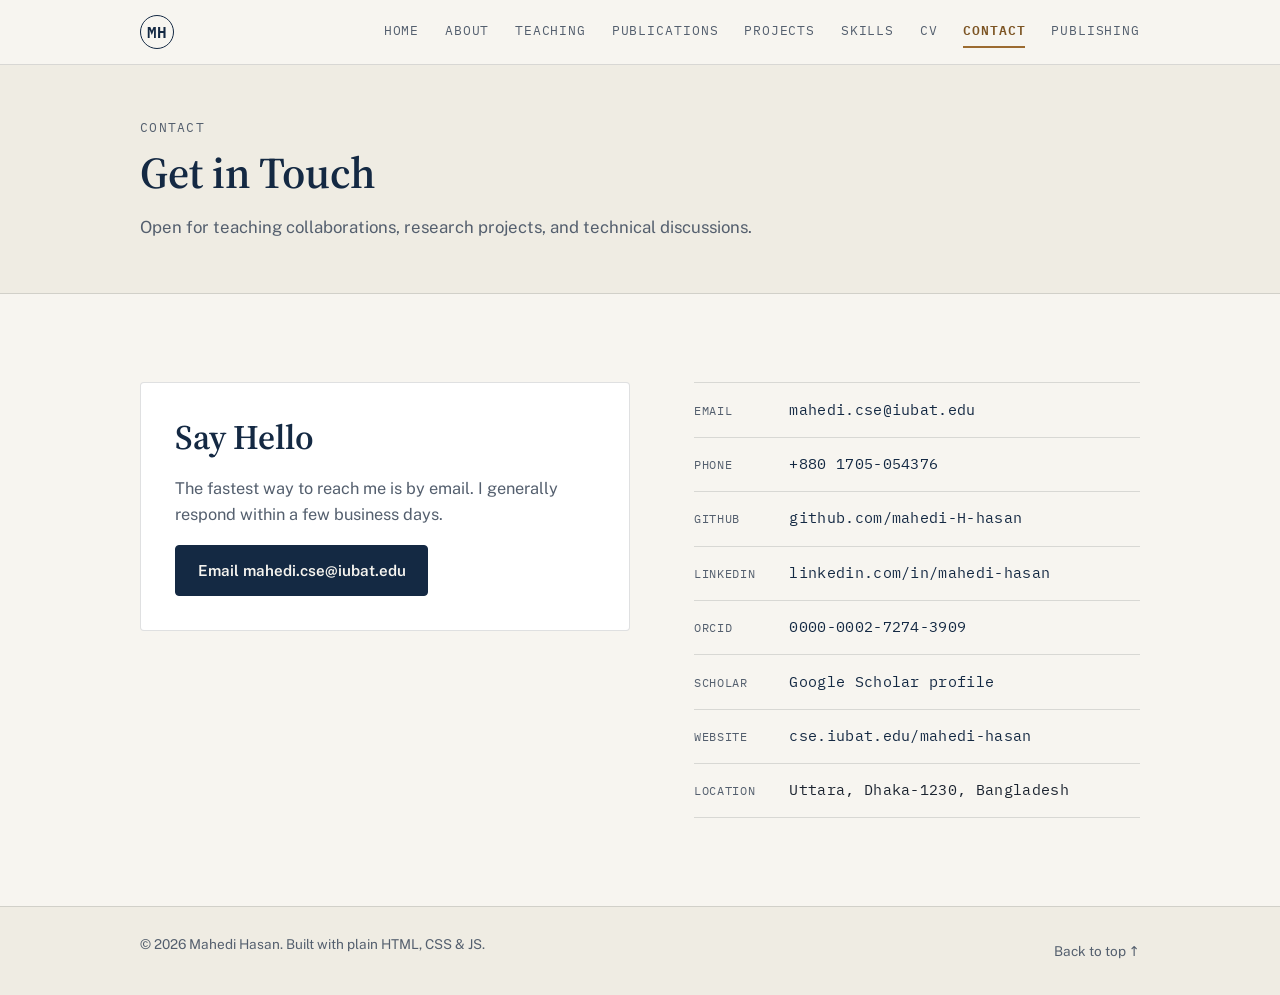
<file: contact.html>
<!DOCTYPE html>
<html lang="en">
<head>
<meta charset="UTF-8">
<meta name="viewport" content="width=device-width, initial-scale=1.0">
<title>Contact — Mahedi Hasan</title>
<meta name="description" content="Contact Mahedi Hasan — email, phone, and academic profile links (GitHub, LinkedIn, ORCID, Google Scholar).">
<meta property="og:type" content="website">
<meta property="og:title" content="Contact — Mahedi Hasan">
<meta property="og:description" content="Contact Mahedi Hasan — email, phone, and academic profile links (GitHub, LinkedIn, ORCID, Google Scholar).">
<meta property="og:image" content="https://avatars.githubusercontent.com/u/186854641?v=4">
<meta property="og:url" content="https://mahedi-H-hasan.github.io/contact.html">
<meta name="twitter:card" content="summary">
<meta name="theme-color" content="#f7f5f0">
<link rel="icon" href="assets/img/favicon.svg" type="image/svg+xml">
<link rel="canonical" href="https://mahedi-H-hasan.github.io/contact.html">
<link rel="preconnect" href="https://fonts.googleapis.com">
<link rel="preconnect" href="https://fonts.gstatic.com" crossorigin>
<link href="https://fonts.googleapis.com/css2?family=Source+Serif+4:opsz,wght@8..60,500;8..60,600;8..60,700&amp;family=Public+Sans:wght@400;500;600;700&amp;family=IBM+Plex+Mono:wght@400;500;600&amp;display=swap" rel="stylesheet">
<link rel="stylesheet" href="assets/css/styles.css">
</head>
<body data-page="contact">
<a class="skip-link" href="#main">Skip to main content</a>

<header class="site-header" id="top">
  <div class="wrap header-inner">
    <a class="brand" href="index.html" aria-label="Mahedi Hasan — home">MH</a>
    <button class="nav-toggle" id="navToggle" type="button" aria-expanded="false" aria-controls="primaryNav">
      <span class="nav-toggle-bar"></span>
      <span class="nav-toggle-bar"></span>
      <span class="nav-toggle-bar"></span>
      <span class="sr-only">Menu</span>
    </button>
    <nav class="primary-nav" id="primaryNav" aria-label="Primary">
      <a href="index.html" data-page="home">Home</a>
      <a href="about.html" data-page="about">About</a>
      <a href="teaching.html" data-page="teaching">Teaching</a>
      <a href="publications.html" data-page="publications">Publications</a>
      <a href="projects.html" data-page="projects">Projects</a>
      <a href="skills.html" data-page="skills">Skills</a>
      <a href="cv.html" data-page="cv">CV</a>
      <a href="contact.html" data-page="contact">Contact</a>
      <a href="publishing.html" data-page="publishing">Publishing</a>
    </nav>
  </div>
</header>

<main id="main">

  <div class="page-intro">
    <div class="wrap">
      <p class="eyebrow mono">Contact</p>
      <h1>Get in Touch</h1>
      <p>Open for teaching collaborations, research projects, and technical discussions.</p>
    </div>
  </div>

  <section class="section" aria-label="Contact details">
    <div class="wrap contact-grid">
      <div class="panel contact-panel">
        <h2>Say Hello</h2>
        <p class="section-lede">
          The fastest way to reach me is by email. I generally respond within a few business
          days.
        </p>
        <!-- <a class="btn btn-primary" href="mailto:mahedi.cse@iubat.edu">Email mahedi.cse@iubat.edu</a> -->
         <a class="btn btn-primary" href="mailto:mahedi.cse@iubat.edu?subject=Inquiry%20from%20Website&body=Hello%20Mahedi,%0A%0AI%20would%20like%20to%20get%20in%20touch%20regarding...">
  Email mahedi.cse@iubat.edu
</a>
      </div>

      <ul class="contact-list mono">
        <li><span class="contact-label">Email</span><a href="mailto:mahedi.cse@iubat.edu">mahedi.cse@iubat.edu</a></li>
        <li><span class="contact-label">Phone</span><a href="tel:+8801705054376">+880 1705-054376</a></li>
        <li><span class="contact-label">GitHub</span><a href="https://github.com/mahedi-H-hasan">github.com/mahedi-H-hasan</a></li>
        <li><span class="contact-label">LinkedIn</span><a href="https://www.linkedin.com/in/mahedi-hasan-034a13376/">linkedin.com/in/mahedi-hasan</a></li>
        <li><span class="contact-label">ORCID</span><a href="https://orcid.org/0000-0002-7274-3909">0000-0002-7274-3909</a></li>
        <li><span class="contact-label">Scholar</span><a href="https://scholar.google.com/citations?user=bQr8zycAAAAJ&amp;hl=en">Google Scholar profile</a></li>
        <li><span class="contact-label">Website</span><a href="https://cse.iubat.edu/mahedi-hasan/">cse.iubat.edu/mahedi-hasan</a></li>
        <li><span class="contact-label">Location</span><span>Uttara, Dhaka-1230, Bangladesh</span></li>
      </ul>
    </div>
  </section>

</main>

<footer class="site-footer">
  <div class="wrap footer-inner">
    <p>© <span id="year"></span> Mahedi Hasan. Built with plain HTML, CSS &amp; JS.</p>
    <a class="back-to-top" href="#top">Back to top ↑</a>
  </div>
</footer>

<script src="assets/js/main.js"></script>
</body>
</html>
</file>
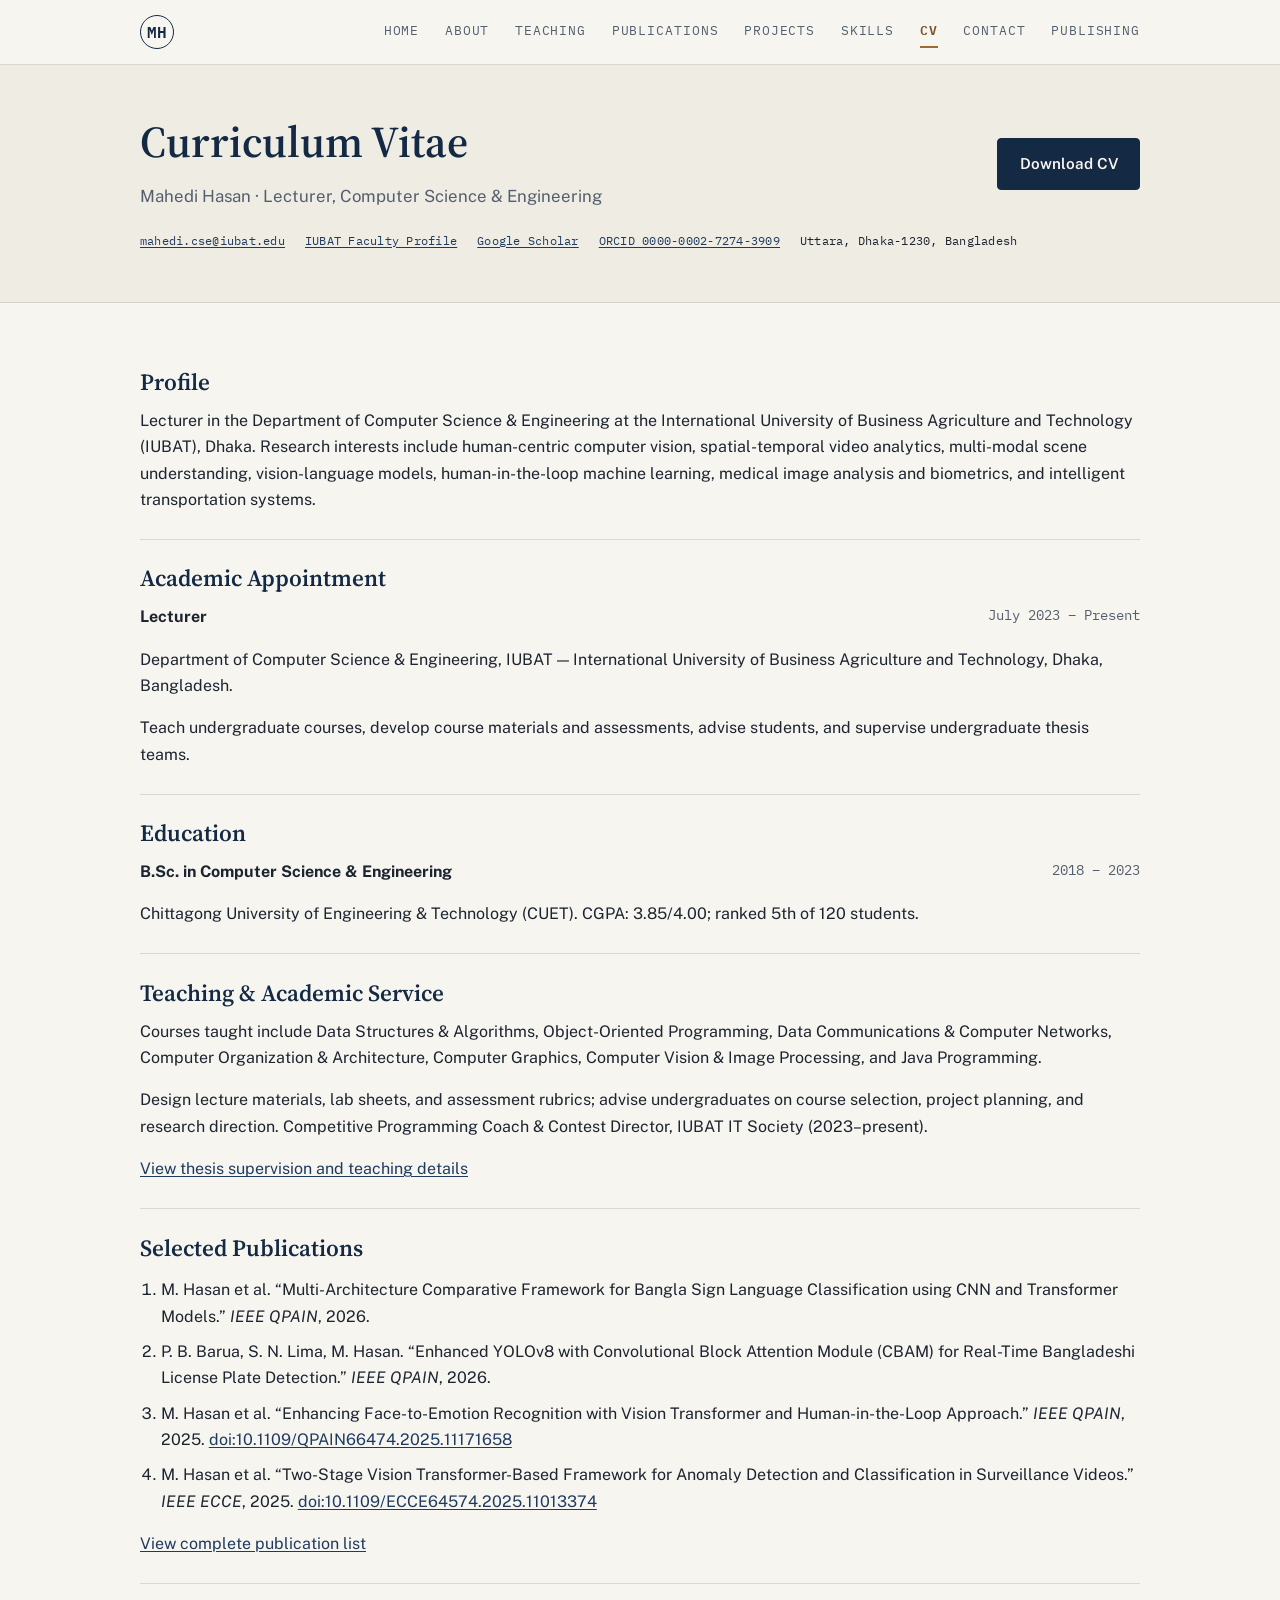
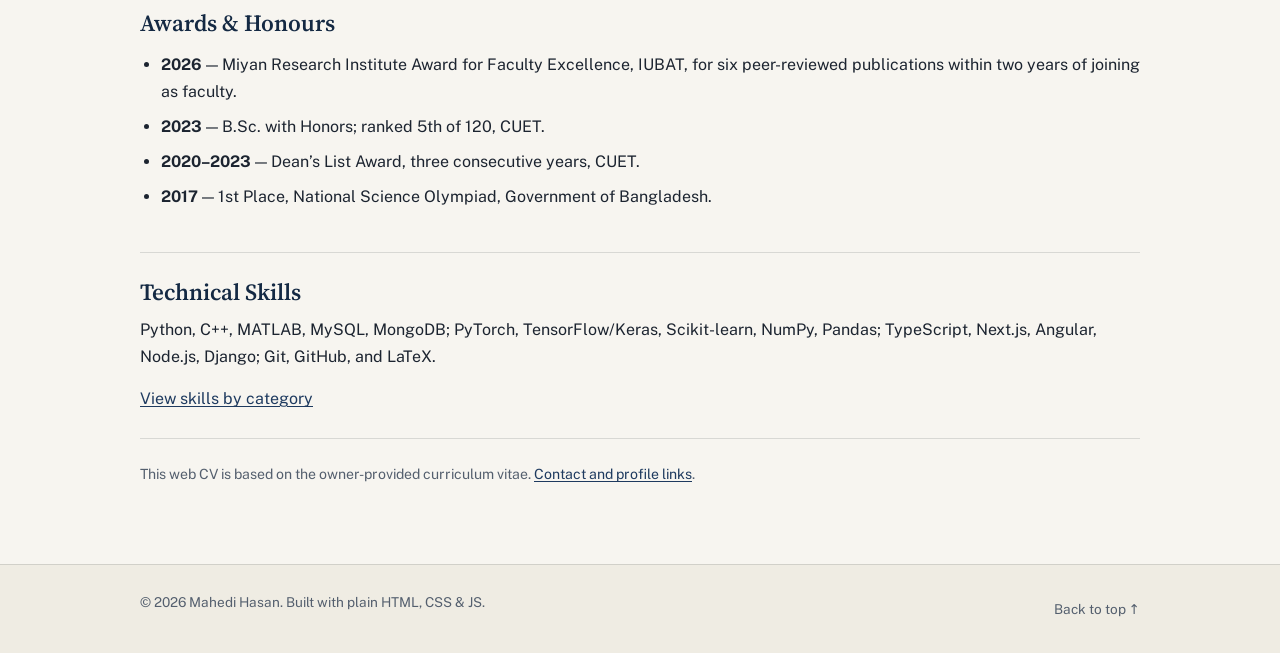
<file: cv.html>
<!DOCTYPE html>
<html lang="en">
<head>
<meta charset="UTF-8">
<meta name="viewport" content="width=device-width, initial-scale=1.0">
<title>Curriculum Vitae — Mahedi Hasan</title>
<meta name="description" content="Academic curriculum vitae of Mahedi Hasan, Lecturer in Computer Science and Engineering at IUBAT.">
<meta property="og:type" content="website">
<meta property="og:title" content="Curriculum Vitae — Mahedi Hasan">
<meta property="og:description" content="Academic curriculum vitae of Mahedi Hasan, Lecturer in Computer Science and Engineering at IUBAT.">
<meta property="og:image" content="https://avatars.githubusercontent.com/u/186854641?v=4">
<meta property="og:url" content="https://mahedi-H-hasan.github.io/cv.html">
<meta name="twitter:card" content="summary">
<meta name="theme-color" content="#f7f5f0">
<link rel="icon" href="assets/img/favicon.svg" type="image/svg+xml">
<link rel="canonical" href="https://mahedi-H-hasan.github.io/cv.html">
<link rel="preconnect" href="https://fonts.googleapis.com">
<link rel="preconnect" href="https://fonts.gstatic.com" crossorigin>
<link href="https://fonts.googleapis.com/css2?family=Source+Serif+4:opsz,wght@8..60,500;8..60,600;8..60,700&amp;family=Public+Sans:wght@400;500;600;700&amp;family=IBM+Plex+Mono:wght@400;500;600&amp;display=swap" rel="stylesheet">
<link rel="stylesheet" href="assets/css/styles.css">
</head>
<body data-page="cv">
<a class="skip-link" href="#main">Skip to main content</a>

<header class="site-header" id="top">
  <div class="wrap header-inner">
    <a class="brand" href="index.html" aria-label="Mahedi Hasan — home">MH</a>
    <button class="nav-toggle" id="navToggle" type="button" aria-expanded="false" aria-controls="primaryNav">
      <span class="nav-toggle-bar"></span>
      <span class="nav-toggle-bar"></span>
      <span class="nav-toggle-bar"></span>
      <span class="sr-only">Menu</span>
    </button>
    <nav class="primary-nav" id="primaryNav" aria-label="Primary">
      <a href="index.html" data-page="home">Home</a>
      <a href="about.html" data-page="about">About</a>
      <a href="teaching.html" data-page="teaching">Teaching</a>
      <a href="publications.html" data-page="publications">Publications</a>
      <a href="projects.html" data-page="projects">Projects</a>
      <a href="skills.html" data-page="skills">Skills</a>
      <a href="cv.html" data-page="cv">CV</a>
      <a href="contact.html" data-page="contact">Contact</a>
      <a href="publishing.html" data-page="publishing">Publishing</a>
    </nav>
  </div>
</header>

<main id="main" class="cv-page">
  <div class="page-intro">
    <div class="wrap">
      <div class="cv-heading">
        <div>
          <h1>Curriculum Vitae</h1>
          <p>Mahedi Hasan · Lecturer, Computer Science &amp; Engineering</p>
        </div>
        <!-- <button class="btn btn-primary cv-print" id="printCv" type="button">Print / Save as PDF</button> -->
         <a href="assets/documents/MH_CV.pdf" download="MH_CV.pdf" class="btn btn-primary cv-print">Download CV</a>
      </div>
      <ul class="cv-contact mono" role="list">
        <li><a href="mailto:mahedi.cse@iubat.edu">mahedi.cse@iubat.edu</a></li>
        <li><a href="https://cse.iubat.edu/mahedi-hasan/">IUBAT Faculty Profile</a></li>
        <li><a href="https://scholar.google.com/citations?user=bQr8zycAAAAJ&amp;hl=en">Google Scholar</a></li>
        <li><a href="https://orcid.org/0000-0002-7274-3909">ORCID 0000-0002-7274-3909</a></li>
        <li>Uttara, Dhaka-1230, Bangladesh</li>
      </ul>
    </div>
  </div>

  <div class="wrap cv-content">
    <section class="cv-section" aria-labelledby="profile-heading">
      <h2 id="profile-heading">Profile</h2>
      <p>Lecturer in the Department of Computer Science &amp; Engineering at the International University of Business Agriculture and Technology (IUBAT), Dhaka. Research interests include human-centric computer vision, spatial-temporal video analytics, multi-modal scene understanding, vision-language models, human-in-the-loop machine learning, medical image analysis and biometrics, and intelligent transportation systems.</p>
    </section>

    <section class="cv-section" aria-labelledby="appointment-heading">
      <h2 id="appointment-heading">Academic Appointment</h2>
      <div class="cv-entry">
        <p><strong>Lecturer</strong> <span class="cv-date">July 2023 – Present</span></p>
        <p>Department of Computer Science &amp; Engineering, IUBAT — International University of Business Agriculture and Technology, Dhaka, Bangladesh.</p>
        <p>Teach undergraduate courses, develop course materials and assessments, advise students, and supervise undergraduate thesis teams.</p>
      </div>
    </section>

    <section class="cv-section" aria-labelledby="education-heading">
      <h2 id="education-heading">Education</h2>
      <div class="cv-entry">
        <p><strong>B.Sc. in Computer Science &amp; Engineering</strong> <span class="cv-date">2018 – 2023</span></p>
        <p>Chittagong University of Engineering &amp; Technology (CUET). CGPA: 3.85/4.00; ranked 5th of 120 students.</p>
      </div>
    </section>

    <section class="cv-section" aria-labelledby="teaching-heading">
      <h2 id="teaching-heading">Teaching &amp; Academic Service</h2>
      <p>Courses taught include Data Structures &amp; Algorithms, Object-Oriented Programming, Data Communications &amp; Computer Networks, Computer Organization &amp; Architecture, Computer Graphics, Computer Vision &amp; Image Processing, and Java Programming.</p>
      <p>Design lecture materials, lab sheets, and assessment rubrics; advise undergraduates on course selection, project planning, and research direction. Competitive Programming Coach &amp; Contest Director, IUBAT IT Society (2023–present).</p>
      <p><a href="teaching.html">View thesis supervision and teaching details</a></p>
    </section>

    <section class="cv-section" aria-labelledby="publications-heading">
      <h2 id="publications-heading">Selected Publications</h2>
      <ol class="cv-publications">
        <li>M. Hasan et al. “Multi-Architecture Comparative Framework for Bangla Sign Language Classification using CNN and Transformer Models.” <em>IEEE QPAIN</em>, 2026.</li>
        <li>P. B. Barua, S. N. Lima, M. Hasan. “Enhanced YOLOv8 with Convolutional Block Attention Module (CBAM) for Real-Time Bangladeshi License Plate Detection.” <em>IEEE QPAIN</em>, 2026.</li>
        <li>M. Hasan et al. “Enhancing Face-to-Emotion Recognition with Vision Transformer and Human-in-the-Loop Approach.” <em>IEEE QPAIN</em>, 2025. <a href="https://doi.org/10.1109/QPAIN66474.2025.11171658">doi:10.1109/QPAIN66474.2025.11171658</a></li>
        <li>M. Hasan et al. “Two-Stage Vision Transformer-Based Framework for Anomaly Detection and Classification in Surveillance Videos.” <em>IEEE ECCE</em>, 2025. <a href="https://doi.org/10.1109/ECCE64574.2025.11013374">doi:10.1109/ECCE64574.2025.11013374</a></li>
      </ol>
      <p><a href="publications.html">View complete publication list</a></p>
    </section>

    <section class="cv-section" aria-labelledby="awards-heading">
      <h2 id="awards-heading">Awards &amp; Honours</h2>
      <ul class="cv-list">
        <li><strong>2026</strong> — Miyan Research Institute Award for Faculty Excellence, IUBAT, for six peer-reviewed publications within two years of joining as faculty.</li>
        <li><strong>2023</strong> — B.Sc. with Honors; ranked 5th of 120, CUET.</li>
        <li><strong>2020–2023</strong> — Dean’s List Award, three consecutive years, CUET.</li>
        <li><strong>2017</strong> — 1st Place, National Science Olympiad, Government of Bangladesh.</li>
      </ul>
    </section>

    <section class="cv-section" aria-labelledby="skills-heading">
      <h2 id="skills-heading">Technical Skills</h2>
      <p>Python, C++, MATLAB, MySQL, MongoDB; PyTorch, TensorFlow/Keras, Scikit-learn, NumPy, Pandas; TypeScript, Next.js, Angular, Node.js, Django; Git, GitHub, and LaTeX.</p>
      <p><a href="skills.html">View skills by category</a></p>
    </section>

    <p class="cv-source">This web CV is based on the owner-provided curriculum vitae. <a href="contact.html">Contact and profile links</a>.</p>
  </div>
</main>

<footer class="site-footer">
  <div class="wrap footer-inner">
    <p>© <span id="year"></span> Mahedi Hasan. Built with plain HTML, CSS &amp; JS.</p>
    <a class="back-to-top" href="#top">Back to top ↑</a>
  </div>
</footer>

<script src="assets/js/main.js"></script>
</body>
</html>
</file>
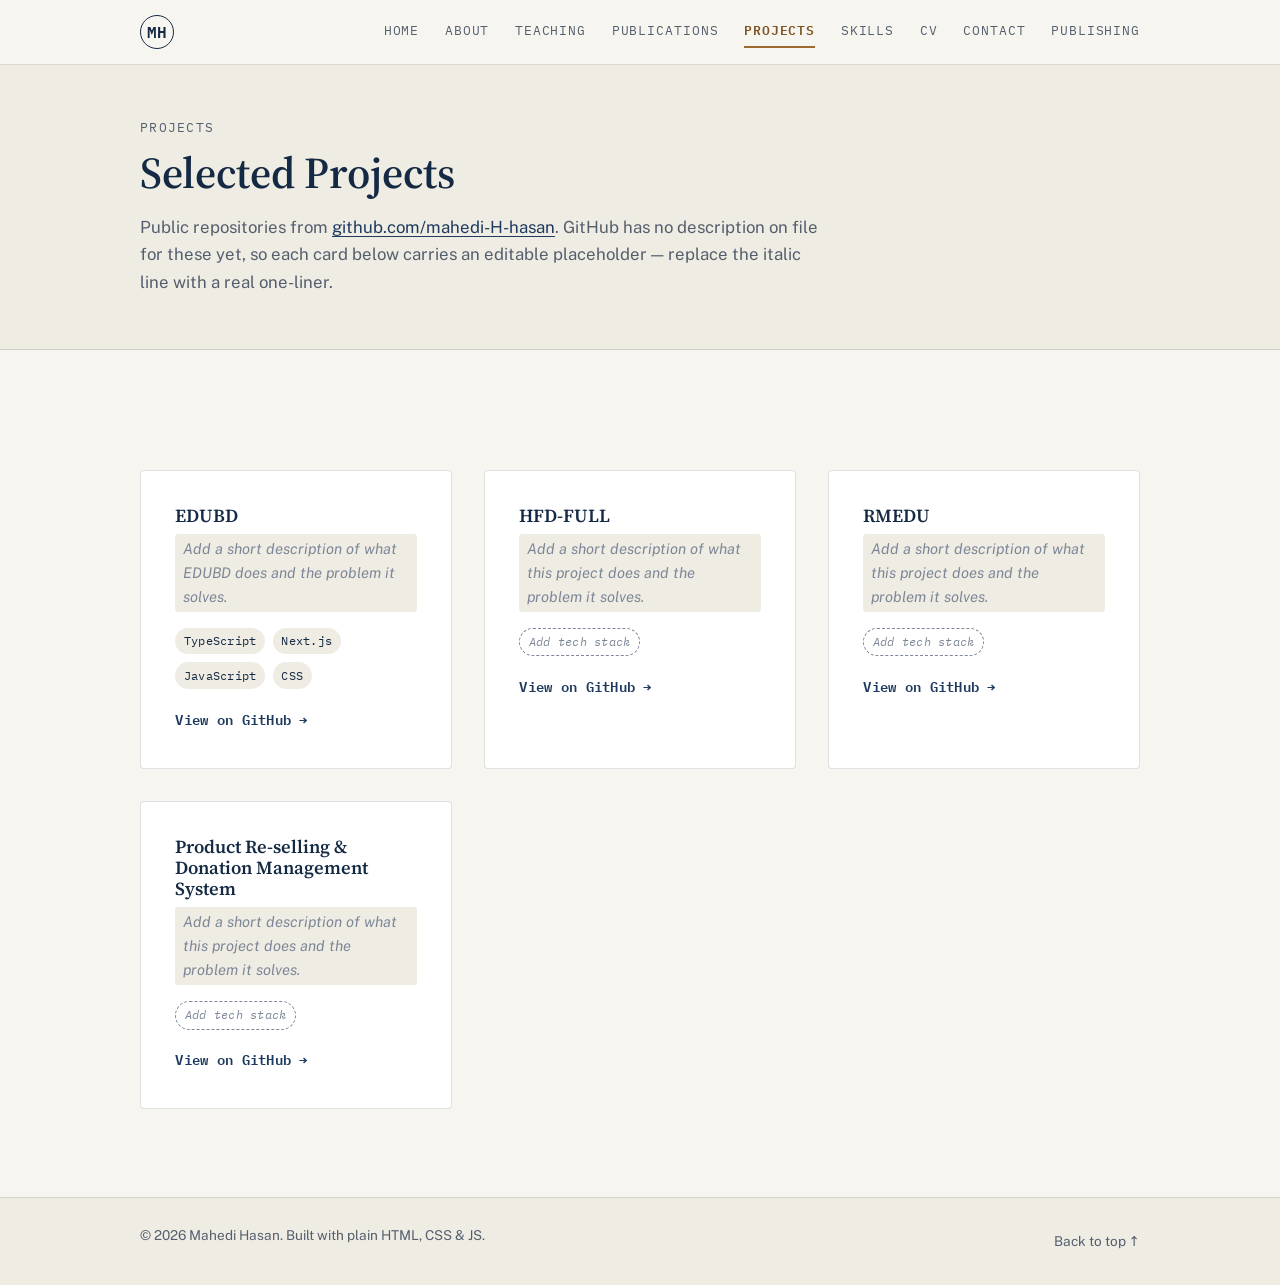
<file: projects.html>
<!DOCTYPE html>
<html lang="en">
<head>
<meta charset="UTF-8">
<meta name="viewport" content="width=device-width, initial-scale=1.0">
<title>Projects — Mahedi Hasan</title>
<meta name="description" content="Selected public software projects by Mahedi Hasan on GitHub.">
<meta property="og:type" content="website">
<meta property="og:title" content="Projects — Mahedi Hasan">
<meta property="og:description" content="Selected public software projects by Mahedi Hasan on GitHub.">
<meta property="og:image" content="https://avatars.githubusercontent.com/u/186854641?v=4">
<meta property="og:url" content="https://mahedi-H-hasan.github.io/projects.html">
<meta name="twitter:card" content="summary">
<meta name="theme-color" content="#f7f5f0">
<link rel="icon" href="assets/img/favicon.svg" type="image/svg+xml">
<link rel="canonical" href="https://mahedi-H-hasan.github.io/projects.html">
<link rel="preconnect" href="https://fonts.googleapis.com">
<link rel="preconnect" href="https://fonts.gstatic.com" crossorigin>
<link href="https://fonts.googleapis.com/css2?family=Source+Serif+4:opsz,wght@8..60,500;8..60,600;8..60,700&amp;family=Public+Sans:wght@400;500;600;700&amp;family=IBM+Plex+Mono:wght@400;500;600&amp;display=swap" rel="stylesheet">
<link rel="stylesheet" href="assets/css/styles.css">
</head>
<body data-page="projects">
<a class="skip-link" href="#main">Skip to main content</a>

<header class="site-header" id="top">
  <div class="wrap header-inner">
    <a class="brand" href="index.html" aria-label="Mahedi Hasan — home">MH</a>
    <button class="nav-toggle" id="navToggle" type="button" aria-expanded="false" aria-controls="primaryNav">
      <span class="nav-toggle-bar"></span>
      <span class="nav-toggle-bar"></span>
      <span class="nav-toggle-bar"></span>
      <span class="sr-only">Menu</span>
    </button>
    <nav class="primary-nav" id="primaryNav" aria-label="Primary">
      <a href="index.html" data-page="home">Home</a>
      <a href="about.html" data-page="about">About</a>
      <a href="teaching.html" data-page="teaching">Teaching</a>
      <a href="publications.html" data-page="publications">Publications</a>
      <a href="projects.html" data-page="projects">Projects</a>
      <a href="skills.html" data-page="skills">Skills</a>
      <a href="cv.html" data-page="cv">CV</a>
      <a href="contact.html" data-page="contact">Contact</a>
      <a href="publishing.html" data-page="publishing">Publishing</a>
    </nav>
  </div>
</header>

<main id="main">

  <div class="page-intro">
    <div class="wrap">
      <p class="eyebrow mono">Projects</p>
      <h1>Selected Projects</h1>
      <p>
        Public repositories from
        <a href="https://github.com/mahedi-H-hasan?tab=repositories">github.com/mahedi-H-hasan</a>.
        GitHub has no description on file for these yet, so each card below carries an editable
        placeholder — replace the italic line with a real one-liner.
      </p>
    </div>
  </div>

  <section class="section" aria-label="Project list">
    <div class="wrap">
      <ul class="project-grid" role="list">

        <li class="panel project-card">
          <h3><a href="https://github.com/mahedi-H-hasan/EDUBD">EDUBD</a></h3>
          <p class="placeholder-copy">
            <!-- CUSTOMIZE: add a real one-line description of what EDUBD does. -->
            Add a short description of what EDUBD does and the problem it solves.
          </p>
          <ul class="tag-row mono" aria-label="Technologies">
            <li>TypeScript</li><li>Next.js</li><li>JavaScript</li><li>CSS</li>
          </ul>
          <a class="card-link mono" href="https://github.com/mahedi-H-hasan/EDUBD">View on GitHub →</a>
        </li>

        <li class="panel project-card">
          <h3><a href="https://github.com/mahedi-H-hasan/HFD-FULL">HFD-FULL</a></h3>
          <p class="placeholder-copy">
            <!-- CUSTOMIZE: add a real one-line description of what HFD-FULL does. -->
            Add a short description of what this project does and the problem it solves.
          </p>
          <ul class="tag-row mono" aria-label="Technologies">
            <li class="tag-placeholder">Add tech stack</li>
          </ul>
          <a class="card-link mono" href="https://github.com/mahedi-H-hasan/HFD-FULL">View on GitHub →</a>
        </li>

        <li class="panel project-card">
          <h3><a href="https://github.com/mahedi-H-hasan/RMEDU">RMEDU</a></h3>
          <p class="placeholder-copy">
            <!-- CUSTOMIZE: add a real one-line description of what RMEDU does. -->
            Add a short description of what this project does and the problem it solves.
          </p>
          <ul class="tag-row mono" aria-label="Technologies">
            <li class="tag-placeholder">Add tech stack</li>
          </ul>
          <a class="card-link mono" href="https://github.com/mahedi-H-hasan/RMEDU">View on GitHub →</a>
        </li>

        <li class="panel project-card">
          <h3><a href="https://github.com/mahedi-H-hasan/Product-Re-selling-and-Donation-Management-System">Product Re-selling &amp; Donation Management System</a></h3>
          <p class="placeholder-copy">
            <!-- CUSTOMIZE: add a real one-line description of this project. -->
            Add a short description of what this project does and the problem it solves.
          </p>
          <ul class="tag-row mono" aria-label="Technologies">
            <li class="tag-placeholder">Add tech stack</li>
          </ul>
          <a class="card-link mono" href="https://github.com/mahedi-H-hasan/Product-Re-selling-and-Donation-Management-System">View on GitHub →</a>
        </li>

      </ul>
    </div>
  </section>

</main>

<footer class="site-footer">
  <div class="wrap footer-inner">
    <p>© <span id="year"></span> Mahedi Hasan. Built with plain HTML, CSS &amp; JS.</p>
    <a class="back-to-top" href="#top">Back to top ↑</a>
  </div>
</footer>

<script src="assets/js/main.js"></script>
</body>
</html>
</file>
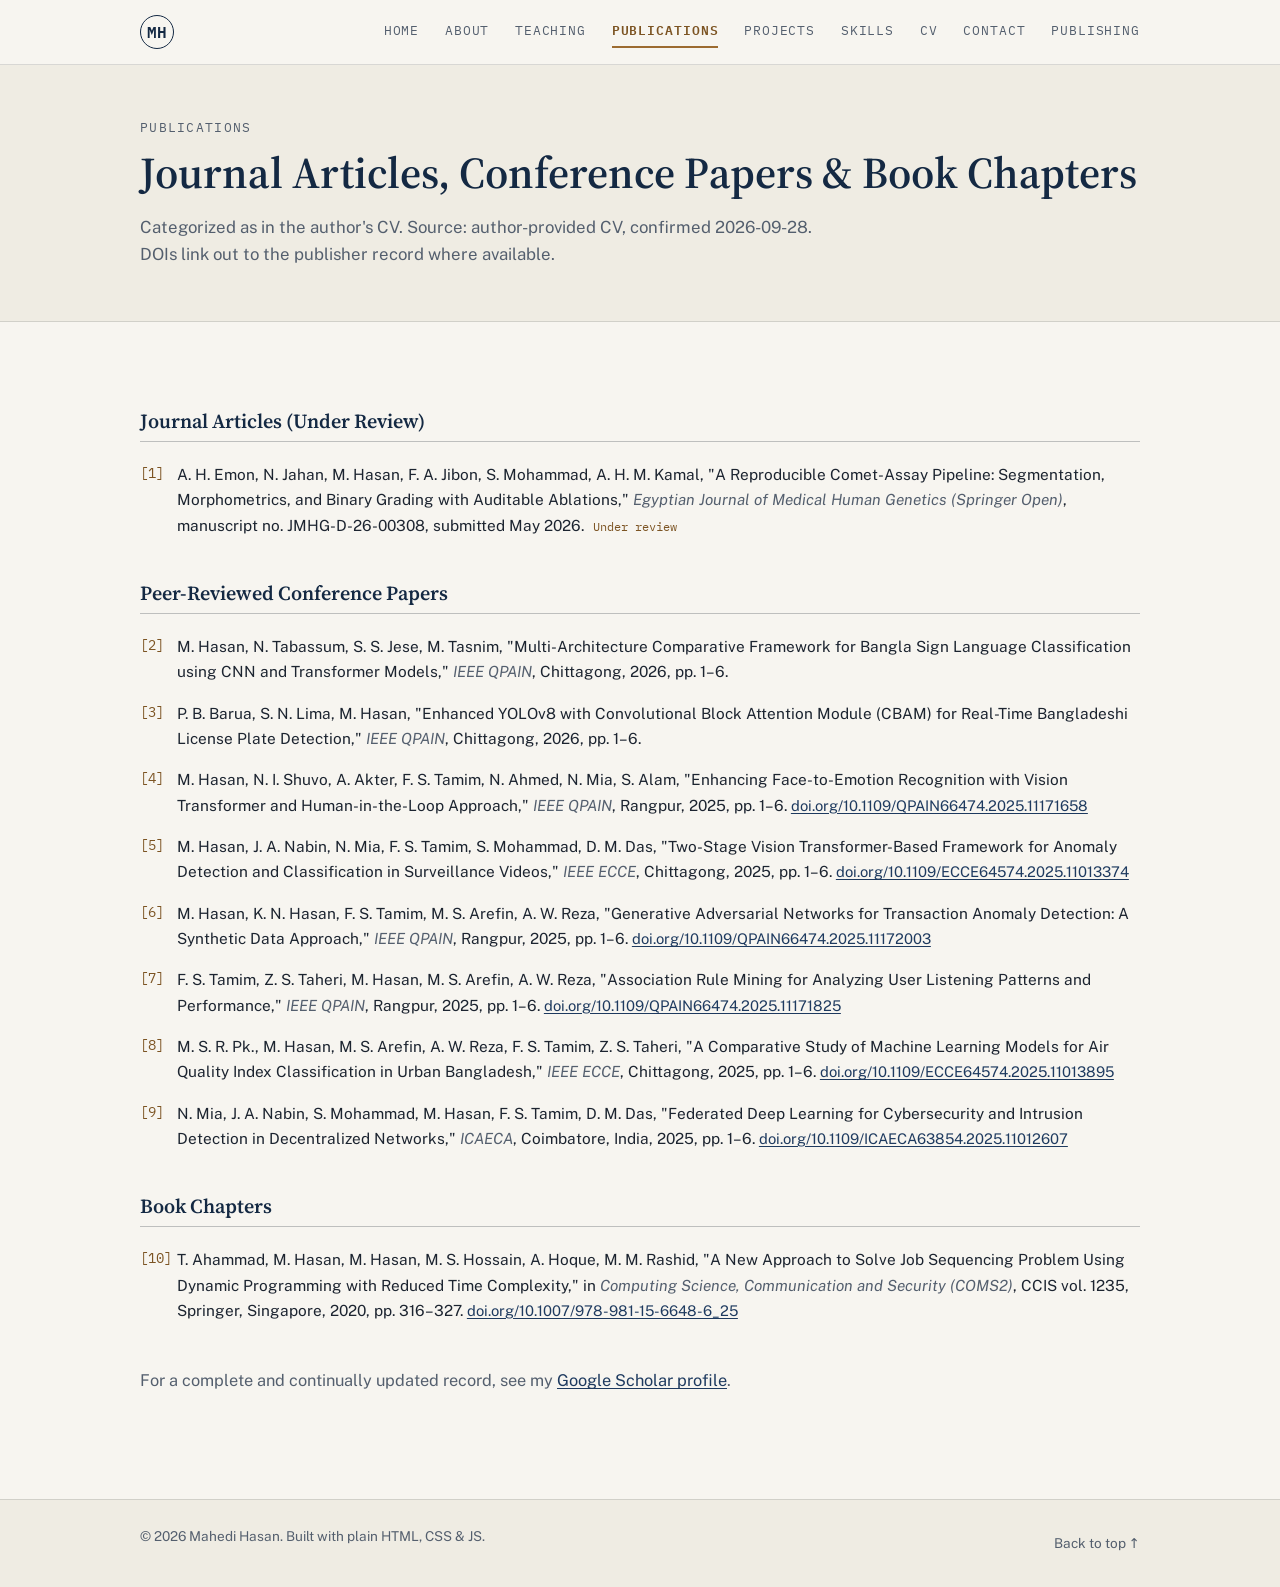
<file: publications.html>
<!DOCTYPE html>
<html lang="en">
<head>
<meta charset="UTF-8">
<meta name="viewport" content="width=device-width, initial-scale=1.0">
<title>Publications — Mahedi Hasan</title>
<meta name="description" content="Peer-reviewed publications of Mahedi Hasan — journal articles, conference papers, and book chapters in computer vision and machine learning.">
<meta property="og:type" content="website">
<meta property="og:title" content="Publications — Mahedi Hasan">
<meta property="og:description" content="Peer-reviewed publications of Mahedi Hasan — journal articles, conference papers, and book chapters in computer vision and machine learning.">
<meta property="og:image" content="https://avatars.githubusercontent.com/u/186854641?v=4">
<meta property="og:url" content="https://mahedi-H-hasan.github.io/publications.html">
<meta name="twitter:card" content="summary">
<meta name="theme-color" content="#f7f5f0">
<link rel="icon" href="assets/img/favicon.svg" type="image/svg+xml">
<link rel="canonical" href="https://mahedi-H-hasan.github.io/publications.html">
<link rel="preconnect" href="https://fonts.googleapis.com">
<link rel="preconnect" href="https://fonts.gstatic.com" crossorigin>
<link href="https://fonts.googleapis.com/css2?family=Source+Serif+4:opsz,wght@8..60,500;8..60,600;8..60,700&amp;family=Public+Sans:wght@400;500;600;700&amp;family=IBM+Plex+Mono:wght@400;500;600&amp;display=swap" rel="stylesheet">
<link rel="stylesheet" href="assets/css/styles.css">
</head>
<body data-page="publications">
<a class="skip-link" href="#main">Skip to main content</a>

<header class="site-header" id="top">
  <div class="wrap header-inner">
    <a class="brand" href="index.html" aria-label="Mahedi Hasan — home">MH</a>
    <button class="nav-toggle" id="navToggle" type="button" aria-expanded="false" aria-controls="primaryNav">
      <span class="nav-toggle-bar"></span>
      <span class="nav-toggle-bar"></span>
      <span class="nav-toggle-bar"></span>
      <span class="sr-only">Menu</span>
    </button>
    <nav class="primary-nav" id="primaryNav" aria-label="Primary">
      <a href="index.html" data-page="home">Home</a>
      <a href="about.html" data-page="about">About</a>
      <a href="teaching.html" data-page="teaching">Teaching</a>
      <a href="publications.html" data-page="publications">Publications</a>
      <a href="projects.html" data-page="projects">Projects</a>
      <a href="skills.html" data-page="skills">Skills</a>
      <a href="cv.html" data-page="cv">CV</a>
      <a href="contact.html" data-page="contact">Contact</a>
      <a href="publishing.html" data-page="publishing">Publishing</a>
    </nav>
  </div>
</header>

<main id="main">

  <div class="page-intro">
    <div class="wrap">
      <p class="eyebrow mono">Publications</p>
      <h1>Journal Articles, Conference Papers &amp; Book Chapters</h1>
      <p>
        Categorized as in the author's CV. Source: author-provided CV, confirmed 2026-09-28.
        DOIs link out to the publisher record where available.
      </p>
    </div>
  </div>

  <section class="section" aria-label="Publication list">
    <div class="wrap">

      <div class="pub-group">
        <h2>Journal Articles (Under Review)</h2>
        <ol class="pub-list">
          <li>
            <span class="pub-authors">A. H. Emon, N. Jahan, M. Hasan, F. A. Jibon, S. Mohammad, A. H. M. Kamal,</span>
            "A Reproducible Comet-Assay Pipeline: Segmentation, Morphometrics, and Binary Grading with Auditable Ablations,"
            <span class="pub-venue">Egyptian Journal of Medical Human Genetics (Springer Open)</span>,
            manuscript no. JMHG-D-26-00308, submitted May 2026.
            <span class="pub-status">Under review</span>
          </li>
        </ol>
      </div>

      <div class="pub-group">
        <h2>Peer-Reviewed Conference Papers</h2>
        <ol class="pub-list" start="2" style="counter-reset: pub 1;">
          <li>
            <span class="pub-authors">M. Hasan, N. Tabassum, S. S. Jese, M. Tasnim,</span>
            "Multi-Architecture Comparative Framework for Bangla Sign Language Classification using
            CNN and Transformer Models," <span class="pub-venue">IEEE QPAIN</span>, Chittagong, 2026, pp. 1–6.
          </li>
          <li>
            <span class="pub-authors">P. B. Barua, S. N. Lima, M. Hasan,</span>
            "Enhanced YOLOv8 with Convolutional Block Attention Module (CBAM) for Real-Time
            Bangladeshi License Plate Detection," <span class="pub-venue">IEEE QPAIN</span>, Chittagong, 2026, pp. 1–6.
          </li>
          <li>
            <span class="pub-authors">M. Hasan, N. I. Shuvo, A. Akter, F. S. Tamim, N. Ahmed, N. Mia, S. Alam,</span>
            "Enhancing Face-to-Emotion Recognition with Vision Transformer and Human-in-the-Loop Approach,"
            <span class="pub-venue">IEEE QPAIN</span>, Rangpur, 2025, pp. 1–6.
            <a href="https://doi.org/10.1109/QPAIN66474.2025.11171658">doi.org/10.1109/QPAIN66474.2025.11171658</a>
          </li>
          <li>
            <span class="pub-authors">M. Hasan, J. A. Nabin, N. Mia, F. S. Tamim, S. Mohammad, D. M. Das,</span>
            "Two-Stage Vision Transformer-Based Framework for Anomaly Detection and Classification in
            Surveillance Videos," <span class="pub-venue">IEEE ECCE</span>, Chittagong, 2025, pp. 1–6.
            <a href="https://doi.org/10.1109/ECCE64574.2025.11013374">doi.org/10.1109/ECCE64574.2025.11013374</a>
          </li>
          <li>
            <span class="pub-authors">M. Hasan, K. N. Hasan, F. S. Tamim, M. S. Arefin, A. W. Reza,</span>
            "Generative Adversarial Networks for Transaction Anomaly Detection: A Synthetic Data Approach,"
            <span class="pub-venue">IEEE QPAIN</span>, Rangpur, 2025, pp. 1–6.
            <a href="https://doi.org/10.1109/QPAIN66474.2025.11172003">doi.org/10.1109/QPAIN66474.2025.11172003</a>
          </li>
          <li>
            <span class="pub-authors">F. S. Tamim, Z. S. Taheri, M. Hasan, M. S. Arefin, A. W. Reza,</span>
            "Association Rule Mining for Analyzing User Listening Patterns and Performance,"
            <span class="pub-venue">IEEE QPAIN</span>, Rangpur, 2025, pp. 1–6.
            <a href="https://doi.org/10.1109/QPAIN66474.2025.11171825">doi.org/10.1109/QPAIN66474.2025.11171825</a>
          </li>
          <li>
            <span class="pub-authors">M. S. R. Pk., M. Hasan, M. S. Arefin, A. W. Reza, F. S. Tamim, Z. S. Taheri,</span>
            "A Comparative Study of Machine Learning Models for Air Quality Index Classification in
            Urban Bangladesh," <span class="pub-venue">IEEE ECCE</span>, Chittagong, 2025, pp. 1–6.
            <a href="https://doi.org/10.1109/ECCE64574.2025.11013895">doi.org/10.1109/ECCE64574.2025.11013895</a>
          </li>
          <li>
            <span class="pub-authors">N. Mia, J. A. Nabin, S. Mohammad, M. Hasan, F. S. Tamim, D. M. Das,</span>
            "Federated Deep Learning for Cybersecurity and Intrusion Detection in Decentralized Networks,"
            <span class="pub-venue">ICAECA</span>, Coimbatore, India, 2025, pp. 1–6.
            <a href="https://doi.org/10.1109/ICAECA63854.2025.11012607">doi.org/10.1109/ICAECA63854.2025.11012607</a>
          </li>
        </ol>
      </div>

      <div class="pub-group">
        <h2>Book Chapters</h2>
        <ol class="pub-list" start="10" style="counter-reset: pub 9;">
          <li>
            <span class="pub-authors">T. Ahammad, M. Hasan, M. Hasan, M. S. Hossain, A. Hoque, M. M. Rashid,</span>
            "A New Approach to Solve Job Sequencing Problem Using Dynamic Programming with Reduced Time
            Complexity," in <span class="pub-venue">Computing Science, Communication and Security (COMS2)</span>,
            CCIS vol. 1235, Springer, Singapore, 2020, pp. 316–327.
            <a href="https://doi.org/10.1007/978-981-15-6648-6_25">doi.org/10.1007/978-981-15-6648-6_25</a>
          </li>
        </ol>
      </div>

      <p class="section-lede">
        For a complete and continually updated record, see my
        <a href="https://scholar.google.com/citations?user=bQr8zycAAAAJ&amp;hl=en">Google Scholar profile</a>.
      </p>
    </div>
  </section>

</main>

<footer class="site-footer">
  <div class="wrap footer-inner">
    <p>© <span id="year"></span> Mahedi Hasan. Built with plain HTML, CSS &amp; JS.</p>
    <a class="back-to-top" href="#top">Back to top ↑</a>
  </div>
</footer>

<script src="assets/js/main.js"></script>
</body>
</html>
</file>
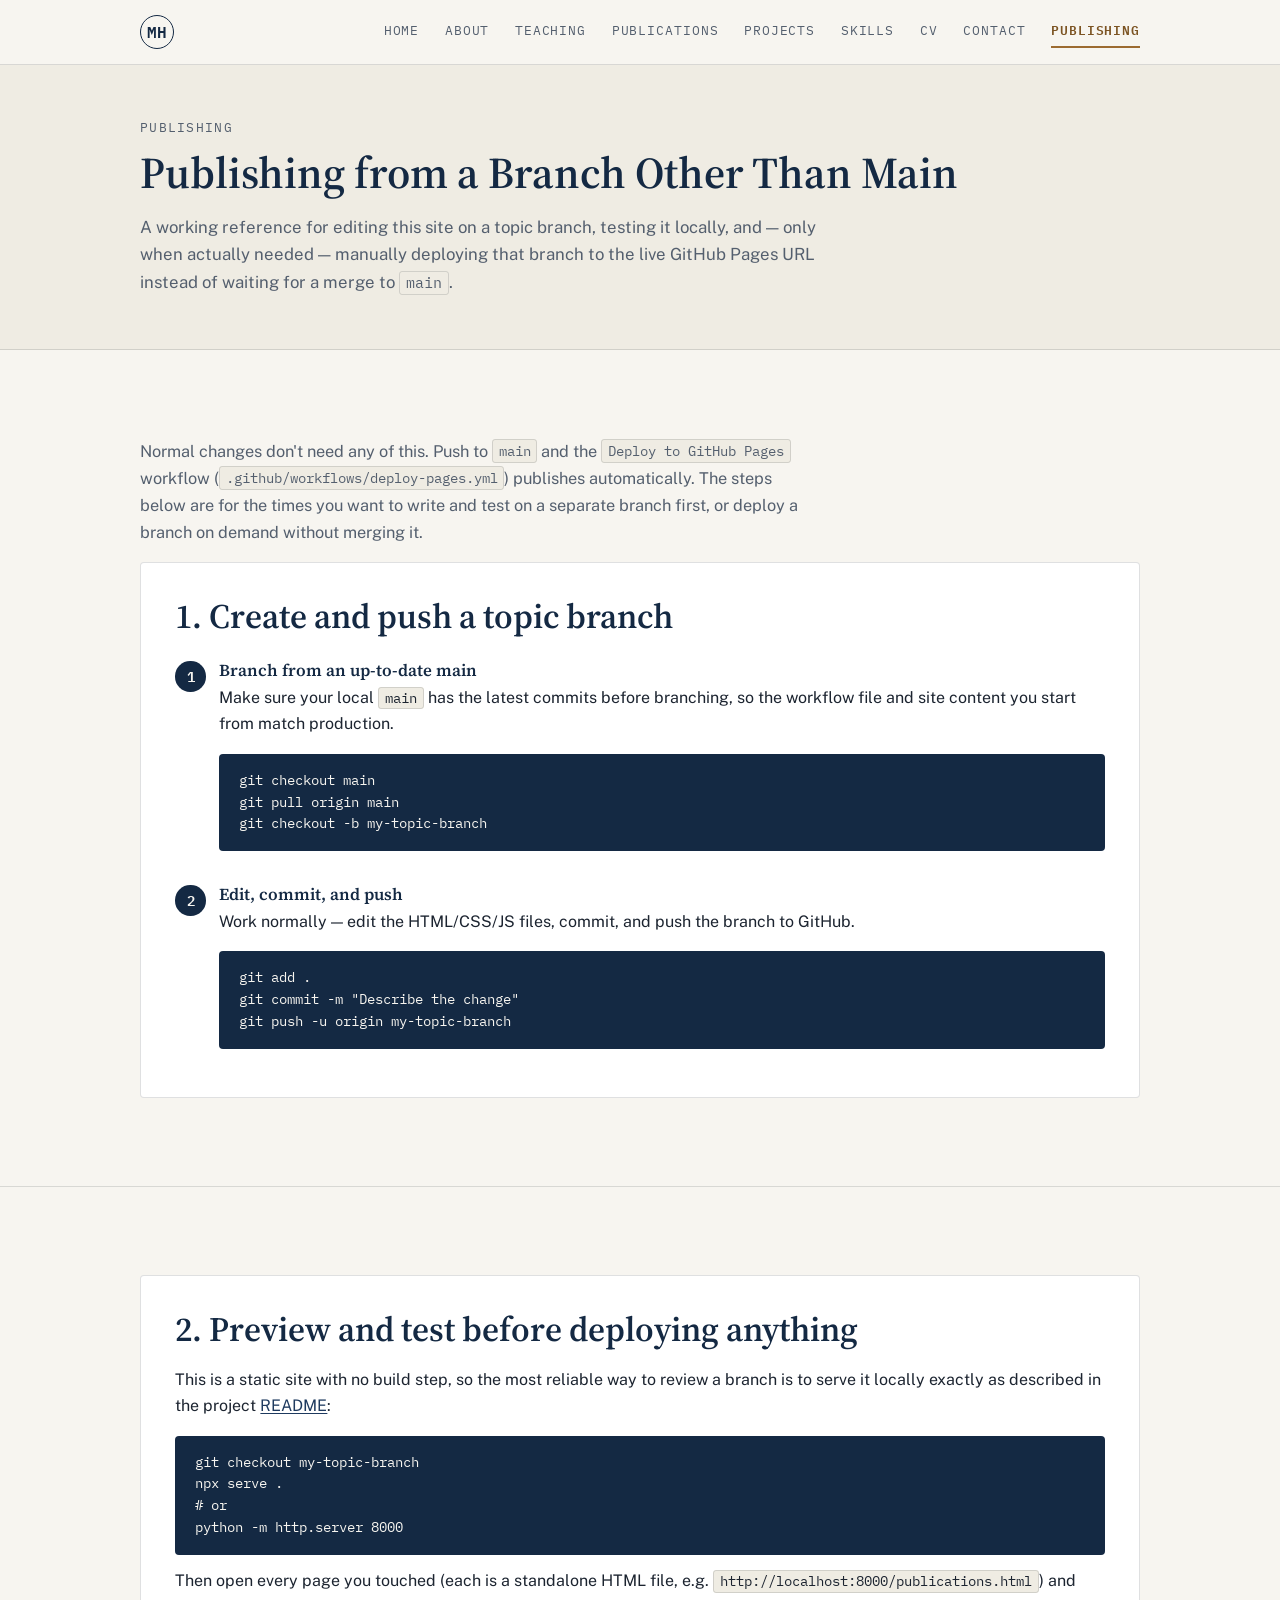
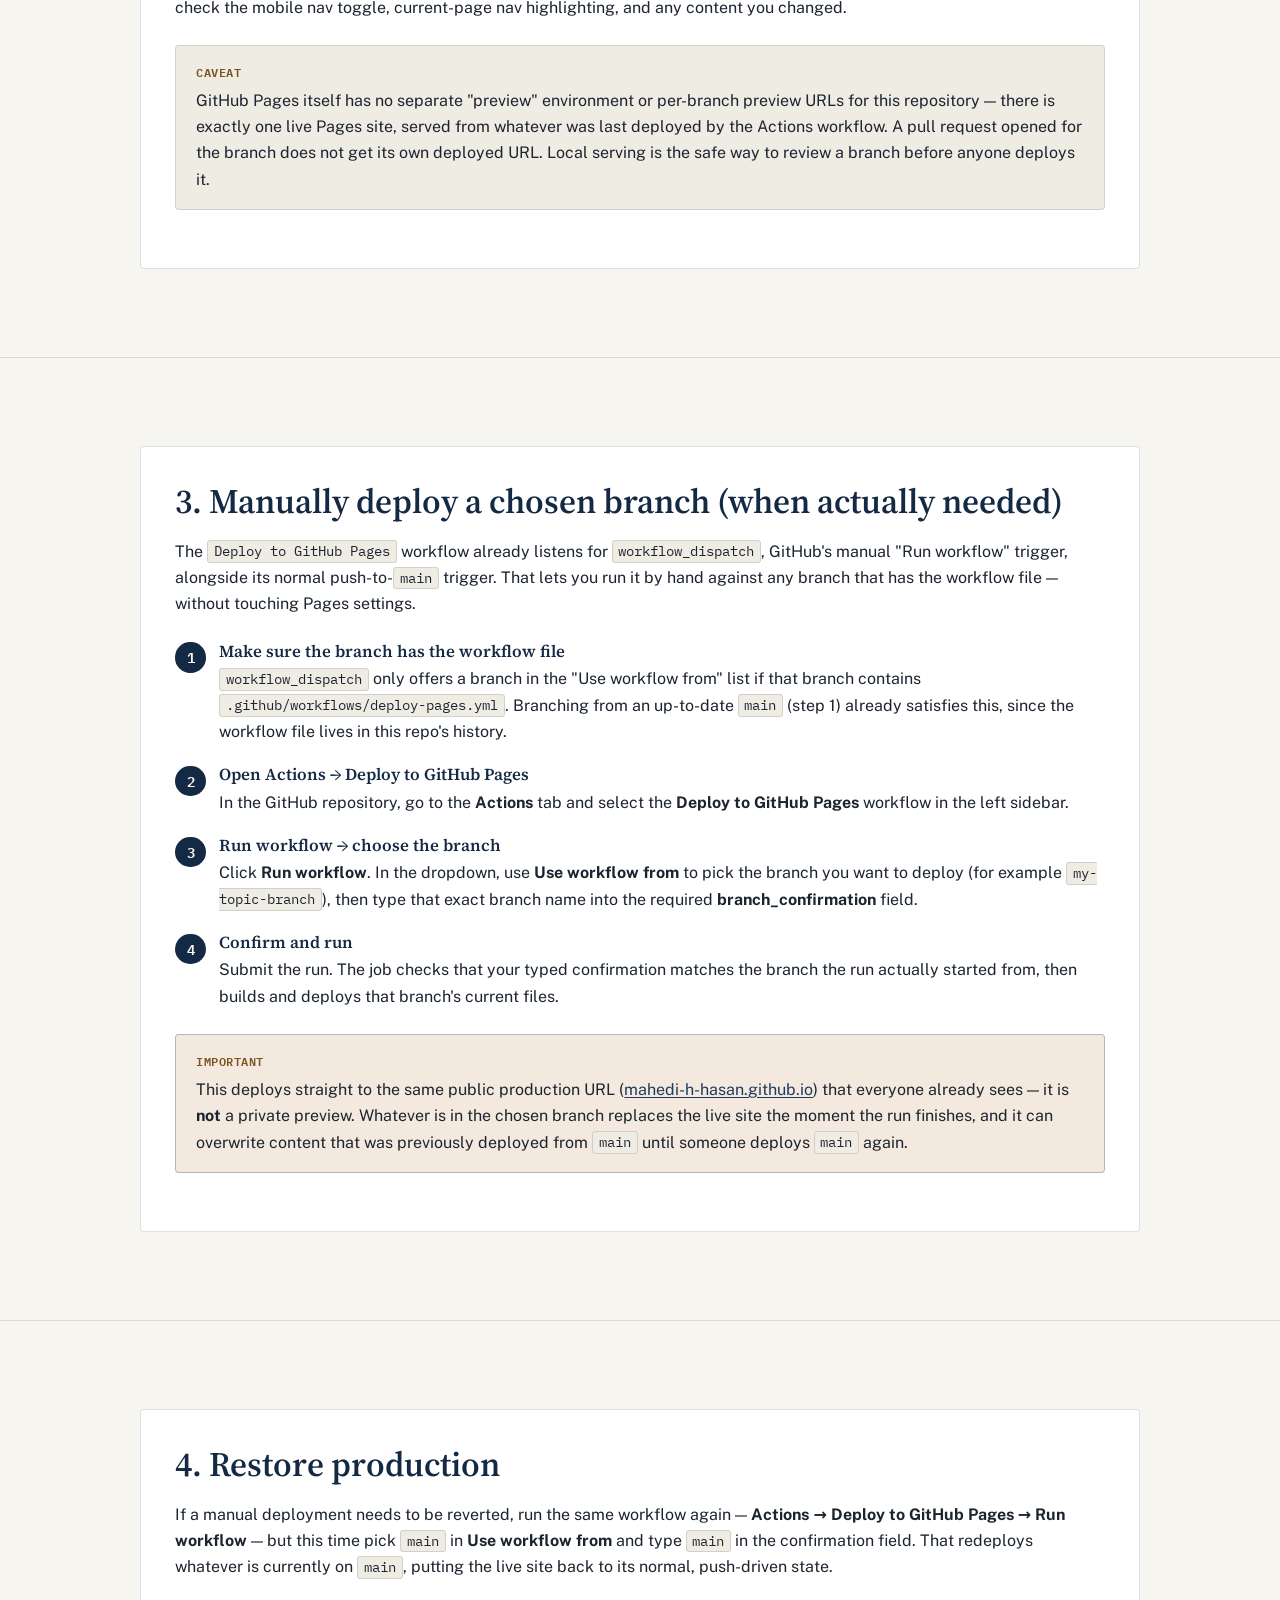
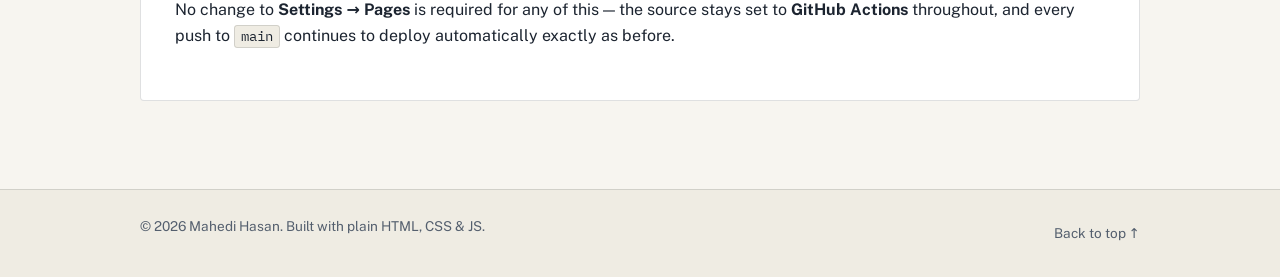
<file: publishing.html>
<!DOCTYPE html>
<html lang="en">
<head>
<meta charset="UTF-8">
<meta name="viewport" content="width=device-width, initial-scale=1.0">
<title>Publishing from a Branch — Mahedi Hasan</title>
<meta name="description" content="How to preview changes on a topic branch and, when needed, manually deploy that branch to the live GitHub Pages site via the Deploy to GitHub Pages Actions workflow.">
<meta property="og:type" content="website">
<meta property="og:title" content="Publishing from a Branch — Mahedi Hasan">
<meta property="og:description" content="How to preview changes on a topic branch and, when needed, manually deploy that branch to the live GitHub Pages site via the Deploy to GitHub Pages Actions workflow.">
<meta property="og:image" content="https://avatars.githubusercontent.com/u/186854641?v=4">
<meta property="og:url" content="https://mahedi-H-hasan.github.io/publishing.html">
<meta name="twitter:card" content="summary">
<meta name="theme-color" content="#f7f5f0">
<link rel="icon" href="assets/img/favicon.svg" type="image/svg+xml">
<link rel="canonical" href="https://mahedi-H-hasan.github.io/publishing.html">
<link rel="preconnect" href="https://fonts.googleapis.com">
<link rel="preconnect" href="https://fonts.gstatic.com" crossorigin>
<link href="https://fonts.googleapis.com/css2?family=Source+Serif+4:opsz,wght@8..60,500;8..60,600;8..60,700&amp;family=Public+Sans:wght@400;500;600;700&amp;family=IBM+Plex+Mono:wght@400;500;600&amp;display=swap" rel="stylesheet">
<link rel="stylesheet" href="assets/css/styles.css">
</head>
<body data-page="publishing">
<a class="skip-link" href="#main">Skip to main content</a>

<header class="site-header" id="top">
  <div class="wrap header-inner">
    <a class="brand" href="index.html" aria-label="Mahedi Hasan — home">MH</a>
    <button class="nav-toggle" id="navToggle" type="button" aria-expanded="false" aria-controls="primaryNav">
      <span class="nav-toggle-bar"></span>
      <span class="nav-toggle-bar"></span>
      <span class="nav-toggle-bar"></span>
      <span class="sr-only">Menu</span>
    </button>
    <nav class="primary-nav" id="primaryNav" aria-label="Primary">
      <a href="index.html" data-page="home">Home</a>
      <a href="about.html" data-page="about">About</a>
      <a href="teaching.html" data-page="teaching">Teaching</a>
      <a href="publications.html" data-page="publications">Publications</a>
      <a href="projects.html" data-page="projects">Projects</a>
      <a href="skills.html" data-page="skills">Skills</a>
      <a href="cv.html" data-page="cv">CV</a>
      <a href="contact.html" data-page="contact">Contact</a>
      <a href="publishing.html" data-page="publishing">Publishing</a>
    </nav>
  </div>
</header>

<main id="main">

  <div class="page-intro">
    <div class="wrap">
      <p class="eyebrow mono">Publishing</p>
      <h1>Publishing from a Branch Other Than Main</h1>
      <p>
        A working reference for editing this site on a topic branch, testing
        it locally, and — only when actually needed — manually deploying
        that branch to the live GitHub Pages URL instead of waiting for a
        merge to <code>main</code>.
      </p>
    </div>
  </div>

  <section class="section" aria-labelledby="normal-heading">
    <div class="wrap">
      <p class="section-lede">
        Normal changes don't need any of this. Push to <code>main</code> and
        the <code>Deploy to GitHub Pages</code> workflow
        (<code>.github/workflows/deploy-pages.yml</code>) publishes
        automatically. The steps below are for the times you want to write
        and test on a separate branch first, or deploy a branch on demand
        without merging it.
      </p>

      <div class="panel">
        <h2 id="normal-heading">1. Create and push a topic branch</h2>
        <ol class="steps">
          <li>
            <h3>Branch from an up-to-date main</h3>
            <p>Make sure your local <code>main</code> has the latest commits before branching, so the workflow file and site content you start from match production.</p>
            <pre><code>git checkout main
git pull origin main
git checkout -b my-topic-branch</code></pre>
          </li>
          <li>
            <h3>Edit, commit, and push</h3>
            <p>Work normally — edit the HTML/CSS/JS files, commit, and push the branch to GitHub.</p>
            <pre><code>git add .
git commit -m "Describe the change"
git push -u origin my-topic-branch</code></pre>
          </li>
        </ol>
      </div>
    </div>
  </section>

  <section class="section" aria-labelledby="preview-heading">
    <div class="wrap">
      <div class="panel">
        <h2 id="preview-heading">2. Preview and test before deploying anything</h2>
        <p>
          This is a static site with no build step, so the most reliable way
          to review a branch is to serve it locally exactly as described in
          the project <a href="https://github.com/mahedi-H-hasan/mahedi-H-hasan.github.io#editing-locally">README</a>:
        </p>
        <pre><code>git checkout my-topic-branch
npx serve .
# or
python -m http.server 8000</code></pre>
        <p>
          Then open every page you touched (each is a standalone HTML file,
          e.g. <code>http://localhost:8000/publications.html</code>) and
          check the mobile nav toggle, current-page nav highlighting, and
          any content you changed.
        </p>
        <div class="callout">
          <span class="callout-label">Caveat</span>
          <p>
            GitHub Pages itself has no separate "preview" environment or
            per-branch preview URLs for this repository — there is exactly
            one live Pages site, served from whatever was last deployed by
            the Actions workflow. A pull request opened for the branch does
            not get its own deployed URL. Local serving is the safe way to
            review a branch before anyone deploys it.
          </p>
        </div>
      </div>
    </div>
  </section>

  <section class="section" aria-labelledby="deploy-heading">
    <div class="wrap">
      <div class="panel">
        <h2 id="deploy-heading">3. Manually deploy a chosen branch (when actually needed)</h2>
        <p>
          The <code>Deploy to GitHub Pages</code> workflow already listens
          for <code>workflow_dispatch</code>, GitHub's manual "Run workflow"
          trigger, alongside its normal push-to-<code>main</code> trigger.
          That lets you run it by hand against any branch that has the
          workflow file — without touching Pages settings.
        </p>
        <ol class="steps">
          <li>
            <h3>Make sure the branch has the workflow file</h3>
            <p>
              <code>workflow_dispatch</code> only offers a branch in the "Use
              workflow from" list if that branch contains
              <code>.github/workflows/deploy-pages.yml</code>. Branching from
              an up-to-date <code>main</code> (step 1) already satisfies
              this, since the workflow file lives in this repo's history.
            </p>
          </li>
          <li>
            <h3>Open Actions → Deploy to GitHub Pages</h3>
            <p>
              In the GitHub repository, go to the <strong>Actions</strong>
              tab and select the <strong>Deploy to GitHub Pages</strong>
              workflow in the left sidebar.
            </p>
          </li>
          <li>
            <h3>Run workflow → choose the branch</h3>
            <p>
              Click <strong>Run workflow</strong>. In the dropdown, use
              <strong>Use workflow from</strong> to pick the branch you want
              to deploy (for example <code>my-topic-branch</code>), then
              type that exact branch name into the required
              <strong>branch_confirmation</strong> field.
            </p>
          </li>
          <li>
            <h3>Confirm and run</h3>
            <p>
              Submit the run. The job checks that your typed confirmation
              matches the branch the run actually started from, then builds
              and deploys that branch's current files.
            </p>
          </li>
        </ol>

        <div class="callout callout-danger">
          <span class="callout-label">Important</span>
          <p>
            This deploys straight to the same public production URL
            (<a href="https://mahedi-h-hasan.github.io">mahedi-h-hasan.github.io</a>)
            that everyone already sees — it is <strong>not</strong> a private
            preview. Whatever is in the chosen branch replaces the live site
            the moment the run finishes, and it can overwrite content that
            was previously deployed from <code>main</code> until someone
            deploys <code>main</code> again.
          </p>
        </div>
      </div>
    </div>
  </section>

  <section class="section" aria-labelledby="restore-heading">
    <div class="wrap">
      <div class="panel">
        <h2 id="restore-heading">4. Restore production</h2>
        <p>
          If a manual deployment needs to be reverted, run the same workflow
          again — <strong>Actions → Deploy to GitHub Pages → Run workflow</strong>
          — but this time pick <code>main</code> in <strong>Use workflow
          from</strong> and type <code>main</code> in the confirmation field.
          That redeploys whatever is currently on <code>main</code>, putting
          the live site back to its normal, push-driven state.
        </p>
        <p>
          No change to <strong>Settings → Pages</strong> is required for any
          of this — the source stays set to <strong>GitHub Actions</strong>
          throughout, and every push to <code>main</code> continues to
          deploy automatically exactly as before.
        </p>
      </div>
    </div>
  </section>

</main>

<footer class="site-footer">
  <div class="wrap footer-inner">
    <p>© <span id="year"></span> Mahedi Hasan. Built with plain HTML, CSS &amp; JS.</p>
    <a class="back-to-top" href="#top">Back to top ↑</a>
  </div>
</footer>

<script src="assets/js/main.js"></script>
</body>
</html>
</file>
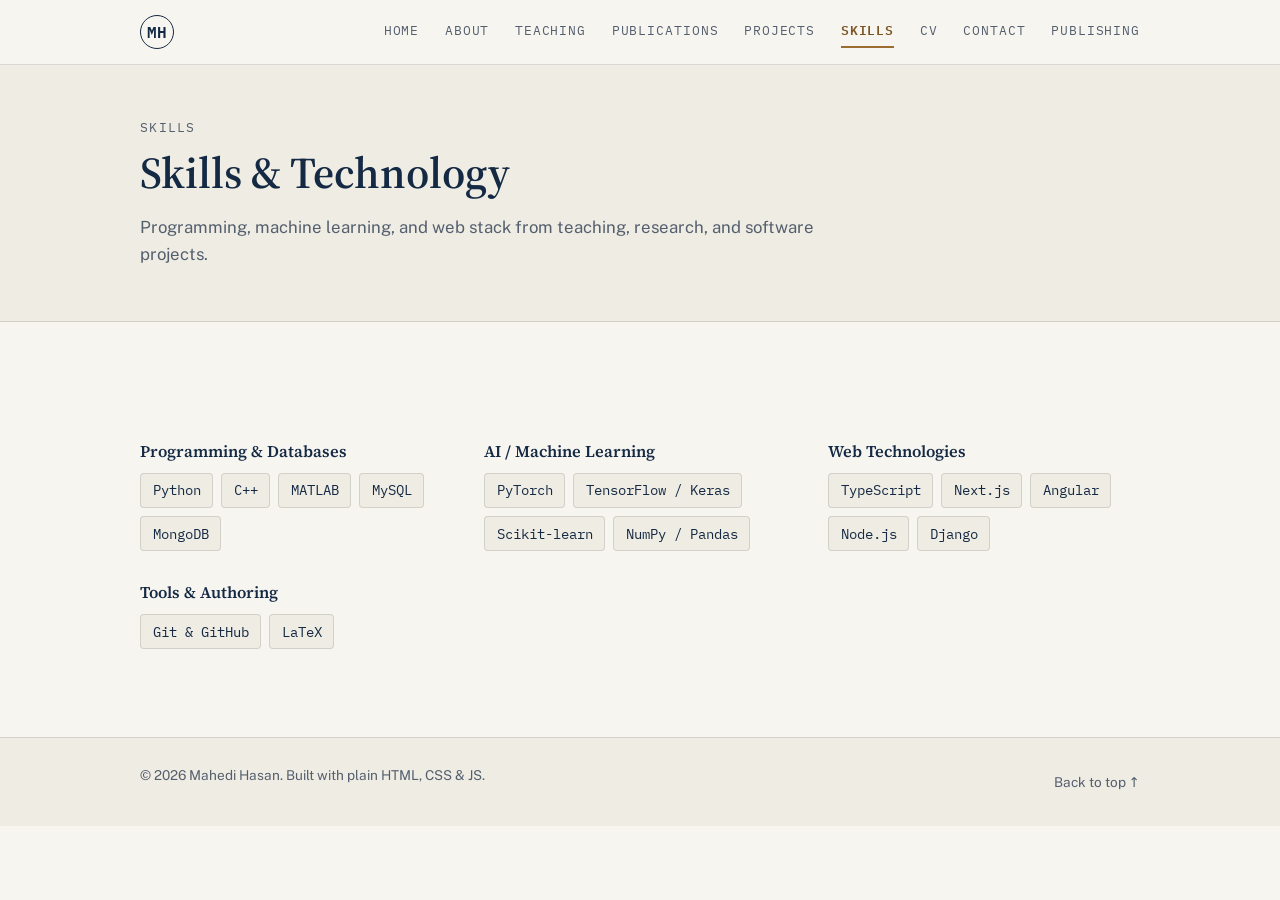
<file: skills.html>
<!DOCTYPE html>
<html lang="en">
<head>
<meta charset="UTF-8">
<meta name="viewport" content="width=device-width, initial-scale=1.0">
<title>Skills — Mahedi Hasan</title>
<meta name="description" content="Technical skills of Mahedi Hasan — programming languages, machine learning frameworks, web technologies, and tools.">
<meta property="og:type" content="website">
<meta property="og:title" content="Skills — Mahedi Hasan">
<meta property="og:description" content="Technical skills of Mahedi Hasan — programming languages, machine learning frameworks, web technologies, and tools.">
<meta property="og:image" content="https://avatars.githubusercontent.com/u/186854641?v=4">
<meta property="og:url" content="https://mahedi-H-hasan.github.io/skills.html">
<meta name="twitter:card" content="summary">
<meta name="theme-color" content="#f7f5f0">
<link rel="icon" href="assets/img/favicon.svg" type="image/svg+xml">
<link rel="canonical" href="https://mahedi-H-hasan.github.io/skills.html">
<link rel="preconnect" href="https://fonts.googleapis.com">
<link rel="preconnect" href="https://fonts.gstatic.com" crossorigin>
<link href="https://fonts.googleapis.com/css2?family=Source+Serif+4:opsz,wght@8..60,500;8..60,600;8..60,700&amp;family=Public+Sans:wght@400;500;600;700&amp;family=IBM+Plex+Mono:wght@400;500;600&amp;display=swap" rel="stylesheet">
<link rel="stylesheet" href="assets/css/styles.css">
</head>
<body data-page="skills">
<a class="skip-link" href="#main">Skip to main content</a>

<header class="site-header" id="top">
  <div class="wrap header-inner">
    <a class="brand" href="index.html" aria-label="Mahedi Hasan — home">MH</a>
    <button class="nav-toggle" id="navToggle" type="button" aria-expanded="false" aria-controls="primaryNav">
      <span class="nav-toggle-bar"></span>
      <span class="nav-toggle-bar"></span>
      <span class="nav-toggle-bar"></span>
      <span class="sr-only">Menu</span>
    </button>
    <nav class="primary-nav" id="primaryNav" aria-label="Primary">
      <a href="index.html" data-page="home">Home</a>
      <a href="about.html" data-page="about">About</a>
      <a href="teaching.html" data-page="teaching">Teaching</a>
      <a href="publications.html" data-page="publications">Publications</a>
      <a href="projects.html" data-page="projects">Projects</a>
      <a href="skills.html" data-page="skills">Skills</a>
      <a href="cv.html" data-page="cv">CV</a>
      <a href="contact.html" data-page="contact">Contact</a>
      <a href="publishing.html" data-page="publishing">Publishing</a>
    </nav>
  </div>
</header>

<main id="main">

  <div class="page-intro">
    <div class="wrap">
      <p class="eyebrow mono">Skills</p>
      <h1>Skills &amp; Technology</h1>
      <p>Programming, machine learning, and web stack from teaching, research, and software projects.</p>
    </div>
  </div>

  <section class="section" aria-label="Skill groups">
    <div class="wrap">
      <div class="skill-groups">

        <div class="skill-group">
          <h3>Programming &amp; Databases</h3>
          <ul class="skill-tags" role="list">
            <li>Python</li><li>C++</li><li>MATLAB</li><li>MySQL</li><li>MongoDB</li>
          </ul>
        </div>

        <div class="skill-group">
          <h3>AI / Machine Learning</h3>
          <ul class="skill-tags" role="list">
            <li>PyTorch</li><li>TensorFlow / Keras</li><li>Scikit-learn</li><li>NumPy / Pandas</li>
          </ul>
        </div>

        <div class="skill-group">
          <h3>Web Technologies</h3>
          <ul class="skill-tags" role="list">
            <li>TypeScript</li><li>Next.js</li><li>Angular</li><li>Node.js</li><li>Django</li>
          </ul>
        </div>

        <div class="skill-group">
          <h3>Tools &amp; Authoring</h3>
          <ul class="skill-tags" role="list">
            <li>Git &amp; GitHub</li><li>LaTeX</li>
          </ul>
        </div>

      </div>
    </div>
  </section>

</main>

<footer class="site-footer">
  <div class="wrap footer-inner">
    <p>© <span id="year"></span> Mahedi Hasan. Built with plain HTML, CSS &amp; JS.</p>
    <a class="back-to-top" href="#top">Back to top ↑</a>
  </div>
</footer>

<script src="assets/js/main.js"></script>
</body>
</html>
</file>
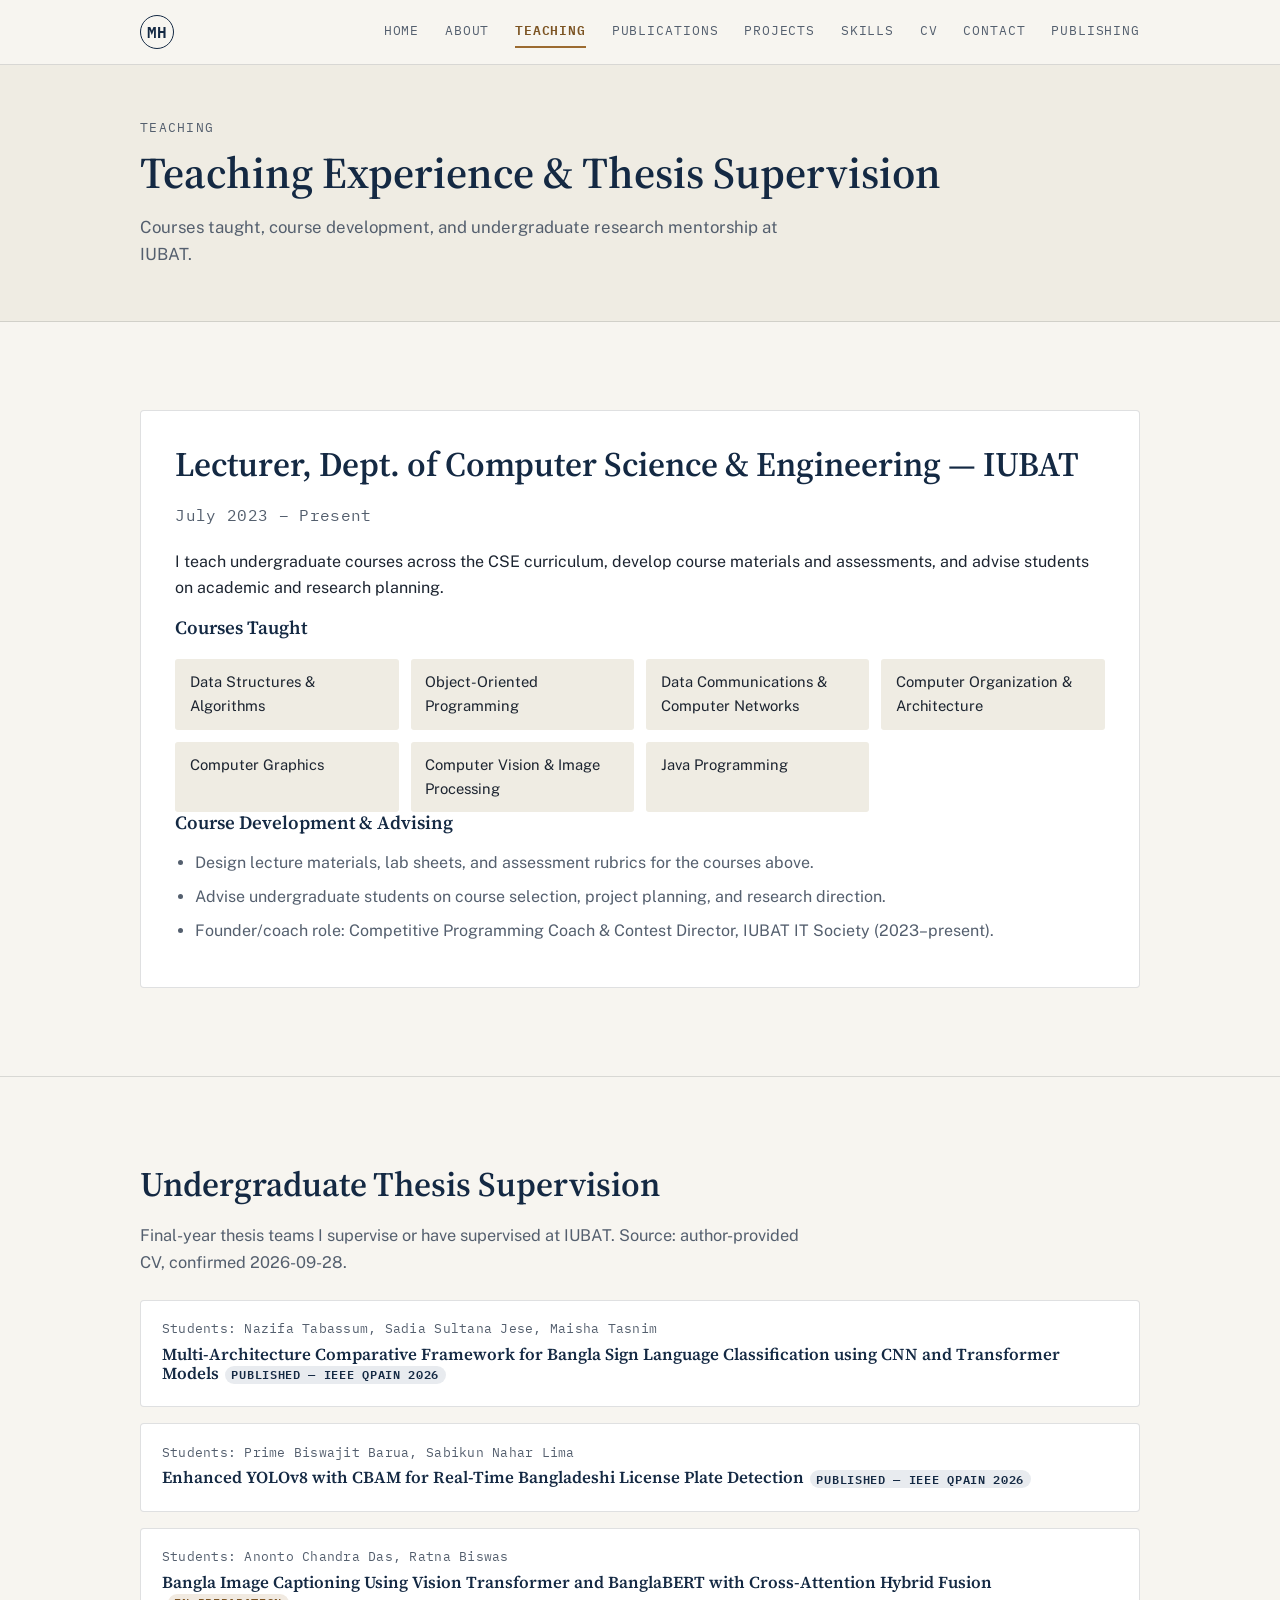
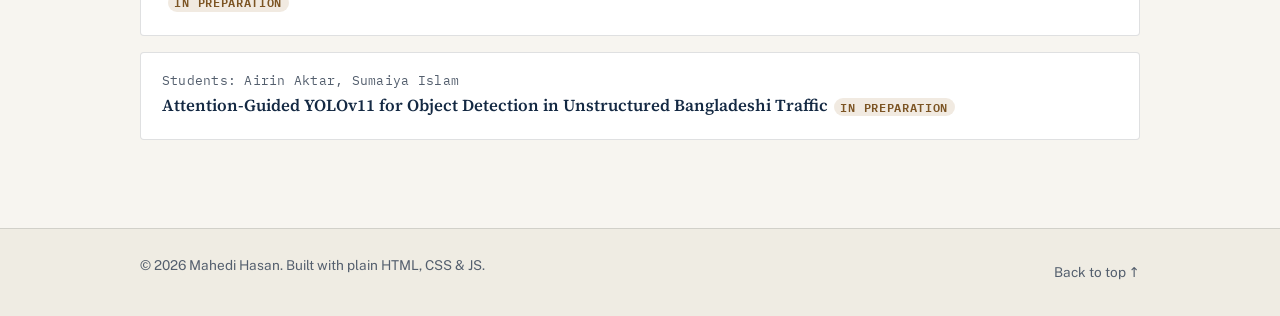
<file: teaching.html>
<!DOCTYPE html>
<html lang="en">
<head>
<meta charset="UTF-8">
<meta name="viewport" content="width=device-width, initial-scale=1.0">
<title>Teaching — Mahedi Hasan</title>
<meta name="description" content="Teaching experience of Mahedi Hasan — courses taught, course development, and undergraduate thesis supervision at IUBAT.">
<meta property="og:type" content="website">
<meta property="og:title" content="Teaching — Mahedi Hasan">
<meta property="og:description" content="Teaching experience of Mahedi Hasan — courses taught, course development, and undergraduate thesis supervision at IUBAT.">
<meta property="og:image" content="https://avatars.githubusercontent.com/u/186854641?v=4">
<meta property="og:url" content="https://mahedi-H-hasan.github.io/teaching.html">
<meta name="twitter:card" content="summary">
<meta name="theme-color" content="#f7f5f0">
<link rel="icon" href="assets/img/favicon.svg" type="image/svg+xml">
<link rel="canonical" href="https://mahedi-H-hasan.github.io/teaching.html">
<link rel="preconnect" href="https://fonts.googleapis.com">
<link rel="preconnect" href="https://fonts.gstatic.com" crossorigin>
<link href="https://fonts.googleapis.com/css2?family=Source+Serif+4:opsz,wght@8..60,500;8..60,600;8..60,700&amp;family=Public+Sans:wght@400;500;600;700&amp;family=IBM+Plex+Mono:wght@400;500;600&amp;display=swap" rel="stylesheet">
<link rel="stylesheet" href="assets/css/styles.css">
</head>
<body data-page="teaching">
<a class="skip-link" href="#main">Skip to main content</a>

<header class="site-header" id="top">
  <div class="wrap header-inner">
    <a class="brand" href="index.html" aria-label="Mahedi Hasan — home">MH</a>
    <button class="nav-toggle" id="navToggle" type="button" aria-expanded="false" aria-controls="primaryNav">
      <span class="nav-toggle-bar"></span>
      <span class="nav-toggle-bar"></span>
      <span class="nav-toggle-bar"></span>
      <span class="sr-only">Menu</span>
    </button>
    <nav class="primary-nav" id="primaryNav" aria-label="Primary">
      <a href="index.html" data-page="home">Home</a>
      <a href="about.html" data-page="about">About</a>
      <a href="teaching.html" data-page="teaching">Teaching</a>
      <a href="publications.html" data-page="publications">Publications</a>
      <a href="projects.html" data-page="projects">Projects</a>
      <a href="skills.html" data-page="skills">Skills</a>
      <a href="cv.html" data-page="cv">CV</a>
      <a href="contact.html" data-page="contact">Contact</a>
      <a href="publishing.html" data-page="publishing">Publishing</a>
    </nav>
  </div>
</header>

<main id="main">

  <div class="page-intro">
    <div class="wrap">
      <p class="eyebrow mono">Teaching</p>
      <h1>Teaching Experience &amp; Thesis Supervision</h1>
      <p>Courses taught, course development, and undergraduate research mentorship at IUBAT.</p>
    </div>
  </div>

  <!-- ============ ROLE & COURSES ============ -->
  <section class="section" aria-labelledby="role-heading">
    <div class="wrap">
      <div class="panel">
        <h2 id="role-heading">Lecturer, Dept. of Computer Science &amp; Engineering — IUBAT</h2>
        <p class="mono" style="color: var(--ink-muted); margin-bottom: 1.25rem;">July 2023 – Present</p>
        <!-- Source: owner-provided CV (CV_FOR_PHD_APPLICATION), confirmed 2026-09-28. -->
        <p>
          I teach undergraduate courses across the CSE curriculum, develop course materials
          and assessments, and advise students on academic and research planning.
        </p>
        <h3>Courses Taught</h3>
        <ul class="course-list" role="list">
          <li>Data Structures &amp; Algorithms</li>
          <li>Object-Oriented Programming</li>
          <li>Data Communications &amp; Computer Networks</li>
          <li>Computer Organization &amp; Architecture</li>
          <li>Computer Graphics</li>
          <li>Computer Vision &amp; Image Processing</li>
          <li>Java Programming</li>
        </ul>
        <h3>Course Development &amp; Advising</h3>
        <ul class="duty-list">
          <li>Design lecture materials, lab sheets, and assessment rubrics for the courses above.</li>
          <li>Advise undergraduate students on course selection, project planning, and research direction.</li>
          <li>Founder/coach role: Competitive Programming Coach &amp; Contest Director, IUBAT IT Society (2023–present).</li>
        </ul>
      </div>
    </div>
  </section>

  <!-- ============ THESIS SUPERVISION ============ -->
  <section class="section" aria-labelledby="thesis-heading">
    <div class="wrap">
      <h2 id="thesis-heading">Undergraduate Thesis Supervision</h2>
      <p class="section-lede">
        Final-year thesis teams I supervise or have supervised at IUBAT. Source: author-provided
        CV, confirmed 2026-09-28.
      </p>
      <ul class="thesis-list" role="list">
        <li>
          <span class="thesis-meta mono">Students: Nazifa Tabassum, Sadia Sultana Jese, Maisha Tasnim</span>
          <h3>Multi-Architecture Comparative Framework for Bangla Sign Language Classification using CNN and Transformer Models<span class="status-tag is-published">Published — IEEE QPAIN 2026</span></h3>
        </li>
        <li>
          <span class="thesis-meta mono">Students: Prime Biswajit Barua, Sabikun Nahar Lima</span>
          <h3>Enhanced YOLOv8 with CBAM for Real-Time Bangladeshi License Plate Detection<span class="status-tag is-published">Published — IEEE QPAIN 2026</span></h3>
        </li>
        <li>
          <span class="thesis-meta mono">Students: Anonto Chandra Das, Ratna Biswas</span>
          <h3>Bangla Image Captioning Using Vision Transformer and BanglaBERT with Cross-Attention Hybrid Fusion<span class="status-tag is-progress">In preparation</span></h3>
        </li>
        <li>
          <span class="thesis-meta mono">Students: Airin Aktar, Sumaiya Islam</span>
          <h3>Attention-Guided YOLOv11 for Object Detection in Unstructured Bangladeshi Traffic<span class="status-tag is-progress">In preparation</span></h3>
        </li>
      </ul>
      <!-- CUSTOMIZE: update statuses/titles as theses move from "in preparation" to submitted or published. -->
    </div>
  </section>

</main>

<footer class="site-footer">
  <div class="wrap footer-inner">
    <p>© <span id="year"></span> Mahedi Hasan. Built with plain HTML, CSS &amp; JS.</p>
    <a class="back-to-top" href="#top">Back to top ↑</a>
  </div>
</footer>

<script src="assets/js/main.js"></script>
</body>
</html>
</file>
<file: assets/css/styles.css>
/* =========================================================================
   Mahedi Hasan — Academic Portfolio
   Design world: faculty research site — warm paper, deep navy ink, a single
   muted bronze rule used sparingly. See DIRECTION CONTRACT in each page's
   <head>. Multi-page static site: one shared stylesheet for every page.
   ========================================================================= */

:root {
  /* Palette — named roles, not neutrals+accent */
  --paper: #f7f5f0;
  --paper-alt: #efece3;
  --panel: #ffffff;
  --ink: #1c2430;
  --ink-muted: #545f6e;
  --ink-faint: #7d8797;
  --navy: #1e3a5f;
  --navy-deep: #142943;
  --bronze: #9c6b30;
  --bronze-deep: #7c5423;
  --line: rgba(28, 36, 48, 0.14);
  --line-strong: rgba(28, 36, 48, 0.26);

  --font-display: "Source Serif 4", Georgia, "Times New Roman", serif;
  --font-body: "Public Sans", "Segoe UI", system-ui, sans-serif;
  --font-mono: "IBM Plex Mono", "SFMono-Regular", Consolas, "Liberation Mono", monospace;

  --measure: 68ch;
  --radius: 4px;
  --ease: cubic-bezier(0.2, 0.7, 0.2, 1);

  color-scheme: light;
}

/* ---------- Reset & base ---------- */
*, *::before, *::after { box-sizing: border-box; }
html { scroll-behavior: smooth; }
@media (prefers-reduced-motion: reduce) {
  html { scroll-behavior: auto; }
  *, *::before, *::after { animation-duration: 0.01ms !important; animation-iteration-count: 1 !important; transition-duration: 0.01ms !important; }
}

body {
  margin: 0;
  background: var(--paper);
  color: var(--ink);
  font-family: var(--font-body);
  font-size: 1rem;
  line-height: 1.65;
  -webkit-font-smoothing: antialiased;
}

img { max-width: 100%; display: block; }
a { color: var(--navy); text-underline-offset: 0.15em; }
a:hover { color: var(--bronze-deep); }

h1, h2, h3 { font-family: var(--font-display); font-weight: 600; line-height: 1.15; margin: 0 0 0.5em; color: var(--navy-deep); }
p { margin: 0 0 1em; }

.mono { font-family: var(--font-mono); letter-spacing: 0.02em; }

.wrap {
  max-width: 1080px;
  margin-inline: auto;
  padding-inline: clamp(1.25rem, 4vw, 2.5rem);
}

.sr-only {
  position: absolute; width: 1px; height: 1px; padding: 0; margin: -1px;
  overflow: hidden; clip: rect(0, 0, 0, 0); white-space: nowrap; border: 0;
}

.skip-link {
  position: absolute;
  left: 1rem; top: -3rem;
  background: var(--navy-deep);
  color: var(--paper);
  padding: 0.6em 1em;
  border-radius: var(--radius);
  font-family: var(--font-mono);
  font-weight: 600;
  z-index: 100;
  transition: top 0.2s var(--ease);
}
.skip-link:focus { top: 1rem; }

:focus-visible {
  outline: 2px solid var(--bronze);
  outline-offset: 3px;
}

/* ---------- Header / nav ---------- */
.site-header {
  position: sticky;
  top: 0;
  z-index: 40;
  background: rgba(247, 245, 240, 0.92);
  backdrop-filter: blur(6px);
  border-bottom: 1px solid var(--line);
}

.header-inner {
  display: flex;
  align-items: center;
  justify-content: space-between;
  min-height: 64px;
}

.brand {
  font-family: var(--font-mono);
  font-weight: 600;
  font-size: 1rem;
  color: var(--navy-deep);
  border: 1.5px solid var(--navy-deep);
  border-radius: 50%;
  width: 2.15rem;
  height: 2.15rem;
  display: inline-flex;
  align-items: center;
  justify-content: center;
  text-decoration: none;
  flex: none;
}
.brand:hover { color: var(--paper); background: var(--navy-deep); }

.primary-nav {
  display: flex;
  flex-wrap: wrap;
  gap: clamp(0.85rem, 2.4vw, 1.6rem);
  font-family: var(--font-mono);
  font-size: 0.8rem;
  text-transform: uppercase;
  letter-spacing: 0.07em;
}

.primary-nav a {
  color: var(--ink-muted);
  text-decoration: none;
  padding-block: 0.35em;
  border-bottom: 2px solid transparent;
  transition: color 0.2s var(--ease), border-color 0.2s var(--ease);
}
.primary-nav a:hover,
.primary-nav a:focus-visible { color: var(--navy-deep); border-color: var(--line-strong); }
.primary-nav a.is-current { color: var(--bronze-deep); border-color: var(--bronze); font-weight: 600; }

.nav-toggle {
  display: none;
  flex-direction: column;
  gap: 4px;
  background: none;
  border: none;
  padding: 0.5rem;
  cursor: pointer;
}
.nav-toggle-bar { width: 22px; height: 2px; background: var(--navy-deep); border-radius: 2px; }

@media (max-width: 760px) {
  .nav-toggle { display: inline-flex; }
  .primary-nav {
    position: absolute;
    inset-inline: 0;
    top: 100%;
    flex-direction: column;
    gap: 0;
    background: var(--panel);
    border-bottom: 1px solid var(--line);
    max-height: 0;
    overflow: hidden;
    opacity: 0;
    transition: opacity 0.2s var(--ease), visibility 0.2s var(--ease);
    visibility: hidden;
  }
  .primary-nav.is-open { max-height: none; opacity: 1; visibility: visible; }
  .primary-nav a { padding: 0.9rem clamp(1.25rem, 4vw, 2.5rem); border-bottom: 1px solid var(--line); }
}

/* ---------- Hero ---------- */
.hero {
  border-bottom: 1px solid var(--line);
  background: var(--paper-alt);
}

.hero-inner { padding-block: clamp(3rem, 8vw, 5rem); }

.hero-eyebrow {
  color: var(--ink-muted);
  font-size: 0.8rem;
  text-transform: uppercase;
  letter-spacing: 0.1em;
  margin-bottom: 1.1rem;
}

.hero-name {
  font-size: clamp(2.35rem, 6.5vw, 3.75rem);
  line-height: 1.05;
  color: var(--navy-deep);
  margin-bottom: 0.3em;
  padding-bottom: 0.2em;
  border-bottom: 3px solid var(--bronze);
  display: inline-block;
}

.hero-role {
  font-size: clamp(1.05rem, 2.2vw, 1.3rem);
  font-weight: 600;
  color: var(--bronze-deep);
  margin-bottom: 0.55em;
}

.hero-sub {
  max-width: 56ch;
  color: var(--ink-muted);
  font-size: 1.05rem;
}

.hero-actions {
  display: flex;
  flex-wrap: wrap;
  gap: 1rem;
  margin-top: 1.75rem;
}

.btn {
  display: inline-flex;
  align-items: center;
  gap: 0.5em;
  font-family: var(--font-body);
  font-weight: 600;
  font-size: 0.95rem;
  text-decoration: none;
  padding: 0.8em 1.4em;
  border-radius: var(--radius);
  border: 1.5px solid var(--navy-deep);
  transition: transform 0.15s var(--ease), background-color 0.15s var(--ease), color 0.15s var(--ease);
}
.btn-primary { background: var(--navy-deep); color: var(--paper); }
.btn-primary:hover { background: var(--navy); color: var(--paper); transform: translateY(-1px); }
.btn-ghost { background: transparent; color: var(--navy-deep); }
.btn-ghost:hover { background: var(--panel); transform: translateY(-1px); }

/* Compact page intro used on inner pages (no full hero) */
.page-intro {
  border-bottom: 1px solid var(--line);
  background: var(--paper-alt);
  padding-block: clamp(2.25rem, 5vw, 3.25rem);
}
.page-intro .eyebrow {
  color: var(--ink-muted);
  font-size: 0.8rem;
  text-transform: uppercase;
  letter-spacing: 0.1em;
  margin-bottom: 0.6rem;
}
.page-intro h1 {
  font-size: clamp(1.9rem, 4.5vw, 2.75rem);
  margin-bottom: 0.35em;
}
.page-intro p { max-width: var(--measure); color: var(--ink-muted); margin-bottom: 0; font-size: 1.05rem; }

/* ---------- Sections ---------- */
.section { padding-block: clamp(3rem, 7vw, 5.5rem); }
.section + .section { border-top: 1px solid var(--line); }
.section h2 {
  font-size: clamp(1.6rem, 3.4vw, 2.15rem);
}
.section-lede {
  max-width: var(--measure);
  color: var(--ink-muted);
  font-size: 1.02rem;
}

.reveal {
  opacity: 0;
  transform: translateY(14px);
  transition: opacity 0.55s var(--ease), transform 0.55s var(--ease);
}
.reveal.is-visible { opacity: 1; transform: none; }
@media (prefers-reduced-motion: reduce) {
  .reveal { opacity: 1; transform: none; transition: none; }
}

/* ---------- Panel (shared card surface, replaces the old tilted index cards) --- */
.panel {
  background: var(--panel);
  color: var(--ink);
  border: 1px solid var(--line);
  border-radius: var(--radius);
  padding: clamp(1.5rem, 3vw, 2.15rem);
}
.panel h2, .panel h3 { color: var(--navy-deep); }

.placeholder-copy {
  font-style: italic;
  color: var(--ink-faint);
  background: var(--paper-alt);
  padding: 0.15em 0.5em;
  border-radius: 3px;
  display: inline-block;
}

/* ---------- Home page: quick facts + highlight strip ---------- */
.home-grid {
  display: grid;
  grid-template-columns: minmax(150px, 200px) 1fr;
  gap: clamp(1.5rem, 4vw, 3rem);
  align-items: start;
}
.home-portrait img {
  border-radius: 50%;
  border: 3px solid var(--bronze);
}
@media (max-width: 640px) {
  .home-grid { grid-template-columns: 1fr; justify-items: start; }
  .home-portrait img { width: 120px; height: 120px; }
}

.fact-list {
  list-style: none;
  padding: 0;
  margin: 1.25rem 0 0;
  display: grid;
  gap: 0.5rem;
  font-size: 0.88rem;
  color: var(--ink-muted);
}
.fact-list span {
  display: inline-block;
  min-width: 5em;
  color: var(--navy-deep);
  font-weight: 600;
  margin-right: 0.5em;
}

.link-grid {
  list-style: none;
  margin: 2.5rem 0 0;
  padding: 0;
  display: grid;
  grid-template-columns: repeat(auto-fit, minmax(220px, 1fr));
  gap: 1.25rem;
}
.link-grid a {
  display: block;
  padding: 1.1rem 1.25rem;
  background: var(--panel);
  border: 1px solid var(--line);
  border-radius: var(--radius);
  text-decoration: none;
  color: var(--navy-deep);
  font-weight: 600;
  transition: border-color 0.2s var(--ease), transform 0.2s var(--ease);
}
.link-grid a:hover { border-color: var(--bronze); transform: translateY(-2px); }
.link-grid span {
  display: block;
  margin-top: 0.35rem;
  font-weight: 400;
  color: var(--ink-muted);
  font-size: 0.88rem;
}

/* ---------- Research interests (chips, not "equations") ---------- */
.interest-chips {
  list-style: none;
  margin: 1.5rem 0 0;
  padding: 0;
  display: flex;
  flex-wrap: wrap;
  gap: 0.6rem;
}
.interest-chips li {
  font-family: var(--font-mono);
  font-size: 0.85rem;
  padding: 0.5em 0.9em;
  border-radius: 999px;
  background: var(--paper-alt);
  border: 1px solid var(--line);
  color: var(--navy-deep);
}

/* ---------- Teaching ---------- */
.course-list {
  list-style: none;
  margin: 1.25rem 0 0;
  padding: 0;
  display: grid;
  grid-template-columns: repeat(auto-fit, minmax(220px, 1fr));
  gap: 0.75rem;
}
.course-list li {
  padding: 0.75em 1em;
  background: var(--paper-alt);
  border-radius: 3px;
  font-size: 0.92rem;
}

.duty-list { margin: 1rem 0 0; padding-left: 1.25em; color: var(--ink-muted); }
.duty-list li { margin-bottom: 0.5em; }

.thesis-list {
  list-style: none;
  margin: 1.5rem 0 0;
  padding: 0;
  display: grid;
  gap: 1rem;
}
.thesis-list li {
  padding: 1.1rem 1.3rem;
  background: var(--panel);
  border: 1px solid var(--line);
  border-radius: var(--radius);
}
.thesis-list h3 { font-size: 1.05rem; margin-bottom: 0.3em; }
.thesis-list .thesis-meta {
  display: block;
  font-family: var(--font-mono);
  font-size: 0.8rem;
  color: var(--ink-muted);
  margin-bottom: 0.4em;
}
.status-tag {
  display: inline-block;
  font-family: var(--font-mono);
  font-size: 0.72rem;
  text-transform: uppercase;
  letter-spacing: 0.06em;
  padding: 0.2em 0.6em;
  border-radius: 999px;
  margin-left: 0.5em;
  vertical-align: middle;
}
.status-tag.is-published { background: rgba(30, 58, 95, 0.1); color: var(--navy-deep); }
.status-tag.is-progress { background: rgba(156, 107, 48, 0.14); color: var(--bronze-deep); }

/* ---------- Publications (categorized bibliography) ---------- */
.pub-group { margin-bottom: clamp(2rem, 4vw, 2.75rem); }
.pub-group:last-child { margin-bottom: 0; }
.pub-group h2 {
  font-size: 1.25rem;
  padding-bottom: 0.4em;
  border-bottom: 1px solid var(--line-strong);
}
.pub-list {
  list-style: none;
  counter-reset: pub;
  margin: 1.25rem 0 0;
  padding: 0;
  display: grid;
  gap: 1rem;
}
.pub-list li {
  counter-increment: pub;
  position: relative;
  padding-left: 2.4em;
  font-size: 0.96rem;
  color: var(--ink);
}
.pub-list li::before {
  content: "[" counter(pub) "]";
  position: absolute;
  left: 0;
  top: 0;
  font-family: var(--font-mono);
  font-size: 0.85rem;
  color: var(--bronze-deep);
}
.pub-list .pub-authors { color: var(--ink); }
.pub-list .pub-venue { color: var(--ink-muted); font-style: italic; }
.pub-list .pub-status {
  display: inline-block;
  margin-left: 0.4em;
  font-family: var(--font-mono);
  font-size: 0.75rem;
  color: var(--bronze-deep);
}
.pub-list a { word-break: break-word; font-size: 0.92rem; }

/* ---------- Awards & Education ---------- */
.info-columns {
  display: grid;
  grid-template-columns: repeat(auto-fit, minmax(240px, 1fr));
  gap: clamp(1.5rem, 4vw, 3rem);
  margin-top: 1.5rem;
}
.record-list {
  list-style: none;
  margin: 0;
  padding: 0;
  border-top: 1px solid var(--line);
}
.record-list li {
  display: flex;
  gap: 1rem;
  padding: 0.85em 0;
  border-bottom: 1px solid var(--line);
  font-size: 0.92rem;
}
.record-year {
  font-family: var(--font-mono);
  min-width: 4.5em;
  color: var(--ink-muted);
  font-size: 0.82rem;
  padding-top: 0.15em;
  flex: none;
}

/* ---------- Projects ---------- */
.project-grid {
  list-style: none;
  margin: 2rem 0 0;
  padding: 0;
  display: grid;
  grid-template-columns: repeat(auto-fit, minmax(250px, 1fr));
  gap: clamp(1.25rem, 3vw, 2rem);
}
.project-card h3 { font-size: 1.15rem; margin-bottom: 0.5rem; }
.project-card h3 a { color: inherit; text-decoration: none; }
.project-card h3 a:hover { text-decoration: underline; text-decoration-color: var(--bronze); }
.project-card .placeholder-copy { font-size: 0.92rem; margin-bottom: 1rem; }

.tag-row {
  list-style: none;
  display: flex;
  flex-wrap: wrap;
  gap: 0.5rem;
  padding: 0;
  margin: 0 0 1.1rem;
  font-size: 0.76rem;
}
.tag-row li {
  background: var(--paper-alt);
  color: var(--navy-deep);
  padding: 0.28em 0.7em;
  border-radius: 999px;
}
.tag-row .tag-placeholder {
  background: transparent;
  border: 1px dashed var(--ink-faint);
  color: var(--ink-faint);
  font-style: italic;
}

.card-link { font-size: 0.85rem; font-weight: 600; text-decoration: none; }

/* ---------- Skills ---------- */
.skill-groups {
  display: grid;
  grid-template-columns: repeat(auto-fit, minmax(230px, 1fr));
  gap: clamp(1.25rem, 3vw, 2rem);
  margin-top: 2rem;
}
.skill-group h3 { font-size: 1.02rem; margin-bottom: 0.75rem; }
.skill-tags {
  list-style: none;
  margin: 0;
  padding: 0;
  display: flex;
  flex-wrap: wrap;
  gap: 0.5rem;
}
.skill-tags li {
  font-family: var(--font-mono);
  font-size: 0.85rem;
  padding: 0.4em 0.85em;
  border-radius: var(--radius);
  background: var(--paper-alt);
  border: 1px solid var(--line);
  color: var(--navy-deep);
}

/* ---------- Contact ---------- */
.contact-grid {
  display: grid;
  grid-template-columns: 1.1fr 1fr;
  gap: clamp(2rem, 5vw, 4rem);
  align-items: start;
}
@media (max-width: 720px) { .contact-grid { grid-template-columns: 1fr; } }

.contact-list {
  list-style: none;
  margin: 0;
  padding: 0;
  border-top: 1px solid var(--line);
}
.contact-list li {
  display: flex;
  gap: 1rem;
  padding: 0.95em 0;
  border-bottom: 1px solid var(--line);
  font-size: 0.94rem;
}
.contact-label {
  min-width: 6.5em;
  color: var(--ink-muted);
  text-transform: uppercase;
  letter-spacing: 0.05em;
  font-size: 0.76rem;
  padding-top: 0.25em;
  flex: none;
}
.contact-list a { color: var(--navy-deep); text-decoration: none; }
.contact-list a:hover { color: var(--bronze-deep); text-decoration: underline; }

/* ---------- Curriculum vitae ---------- */
.cv-heading {
  display: flex;
  align-items: center;
  justify-content: space-between;
  gap: 1.5rem;
}
.cv-heading p { margin: 0; color: var(--ink-muted); }
.cv-contact {
  list-style: none;
  display: flex;
  flex-wrap: wrap;
  gap: 0.35rem 1.25rem;
  padding: 0;
  margin: 1.2rem 0 0;
  font-size: 0.78rem;
}
.cv-content { padding-block: 2.5rem 4rem; }
.cv-section {
  padding-block: 1.6rem;
  border-bottom: 1px solid var(--line);
}
.cv-section h2 { font-size: 1.45rem; margin-bottom: 0.75rem; }
.cv-section p:last-child { margin-bottom: 0; }
.cv-entry p + p { margin-top: 0.4rem; }
.cv-date {
  float: right;
  color: var(--ink-muted);
  font-family: var(--font-mono);
  font-size: 0.85rem;
}
.cv-list, .cv-publications { padding-left: 1.3rem; }
.cv-list li, .cv-publications li { margin-bottom: 0.55rem; }
.cv-source { margin-top: 1.5rem; color: var(--ink-muted); font-size: 0.88rem; }

@media (max-width: 640px) {
  .cv-heading { align-items: flex-start; flex-direction: column; }
  .cv-date { float: none; display: block; }
}

/* ---------- Publishing guide ---------- */
.steps {
  list-style: none;
  counter-reset: step;
  margin: 1.5rem 0 0;
  padding: 0;
  display: grid;
  gap: 1.25rem;
}
.steps > li {
  counter-increment: step;
  position: relative;
  padding-left: 2.75rem;
}
.steps > li::before {
  content: counter(step);
  position: absolute;
  left: 0; top: 0.05em;
  width: 1.9rem; height: 1.9rem;
  display: flex; align-items: center; justify-content: center;
  border-radius: 50%;
  background: var(--navy-deep);
  color: var(--paper);
  font-family: var(--font-mono);
  font-size: 0.85rem;
  font-weight: 600;
}
.steps h3 { margin-bottom: 0.3em; font-size: 1.05rem; }
.steps p:last-child { margin-bottom: 0; }

code, pre {
  font-family: var(--font-mono);
}
:not(pre) > code {
  background: var(--paper-alt);
  border: 1px solid var(--line);
  border-radius: 3px;
  padding: 0.1em 0.4em;
  font-size: 0.88em;
}
pre {
  background: var(--navy-deep);
  color: var(--paper);
  border-radius: var(--radius);
  padding: 1rem 1.25rem;
  overflow-x: auto;
  font-size: 0.85rem;
  line-height: 1.6;
}
pre code {
  background: none;
  border: none;
  padding: 0;
  color: inherit;
}

.callout {
  border: 1px solid var(--line);
  border-radius: var(--radius);
  background: var(--paper-alt);
  padding: 1rem 1.25rem;
  margin: 1.5rem 0;
}
.callout p:last-child { margin-bottom: 0; }
.callout-label {
  display: block;
  font-family: var(--font-mono);
  font-size: 0.78rem;
  font-weight: 600;
  letter-spacing: 0.04em;
  text-transform: uppercase;
  color: var(--bronze-deep);
  margin-bottom: 0.4em;
}
.callout-danger { border-color: var(--line-strong); background: #f4e9de; }
.callout-danger .callout-label { color: var(--bronze-deep); }

@media print {
  body { background: #fff; color: #111; font-size: 10pt; line-height: 1.4; }
  .site-header, .site-footer, .skip-link, .cv-print { display: none !important; }
  .page-intro { background: #fff; padding-block: 0.25in; border-bottom: 1px solid #999; }
  .wrap { max-width: none; padding-inline: 0; }
  .cv-content { padding-block: 0.15in; }
  .cv-section { padding-block: 0.12in; break-inside: avoid; }
  .cv-section h2 { font-size: 13pt; }
  a { color: inherit; text-decoration: none; }
}

/* ---------- Footer ---------- */
.site-footer {
  border-top: 1px solid var(--line);
  background: var(--paper-alt);
}
.footer-inner {
  display: flex;
  flex-wrap: wrap;
  gap: 1rem;
  justify-content: space-between;
  align-items: center;
  padding-block: 1.6rem;
  font-size: 0.85rem;
  color: var(--ink-muted);
}
.back-to-top { color: var(--ink-muted); text-decoration: none; }
.back-to-top:hover { color: var(--bronze-deep); }
</file>
